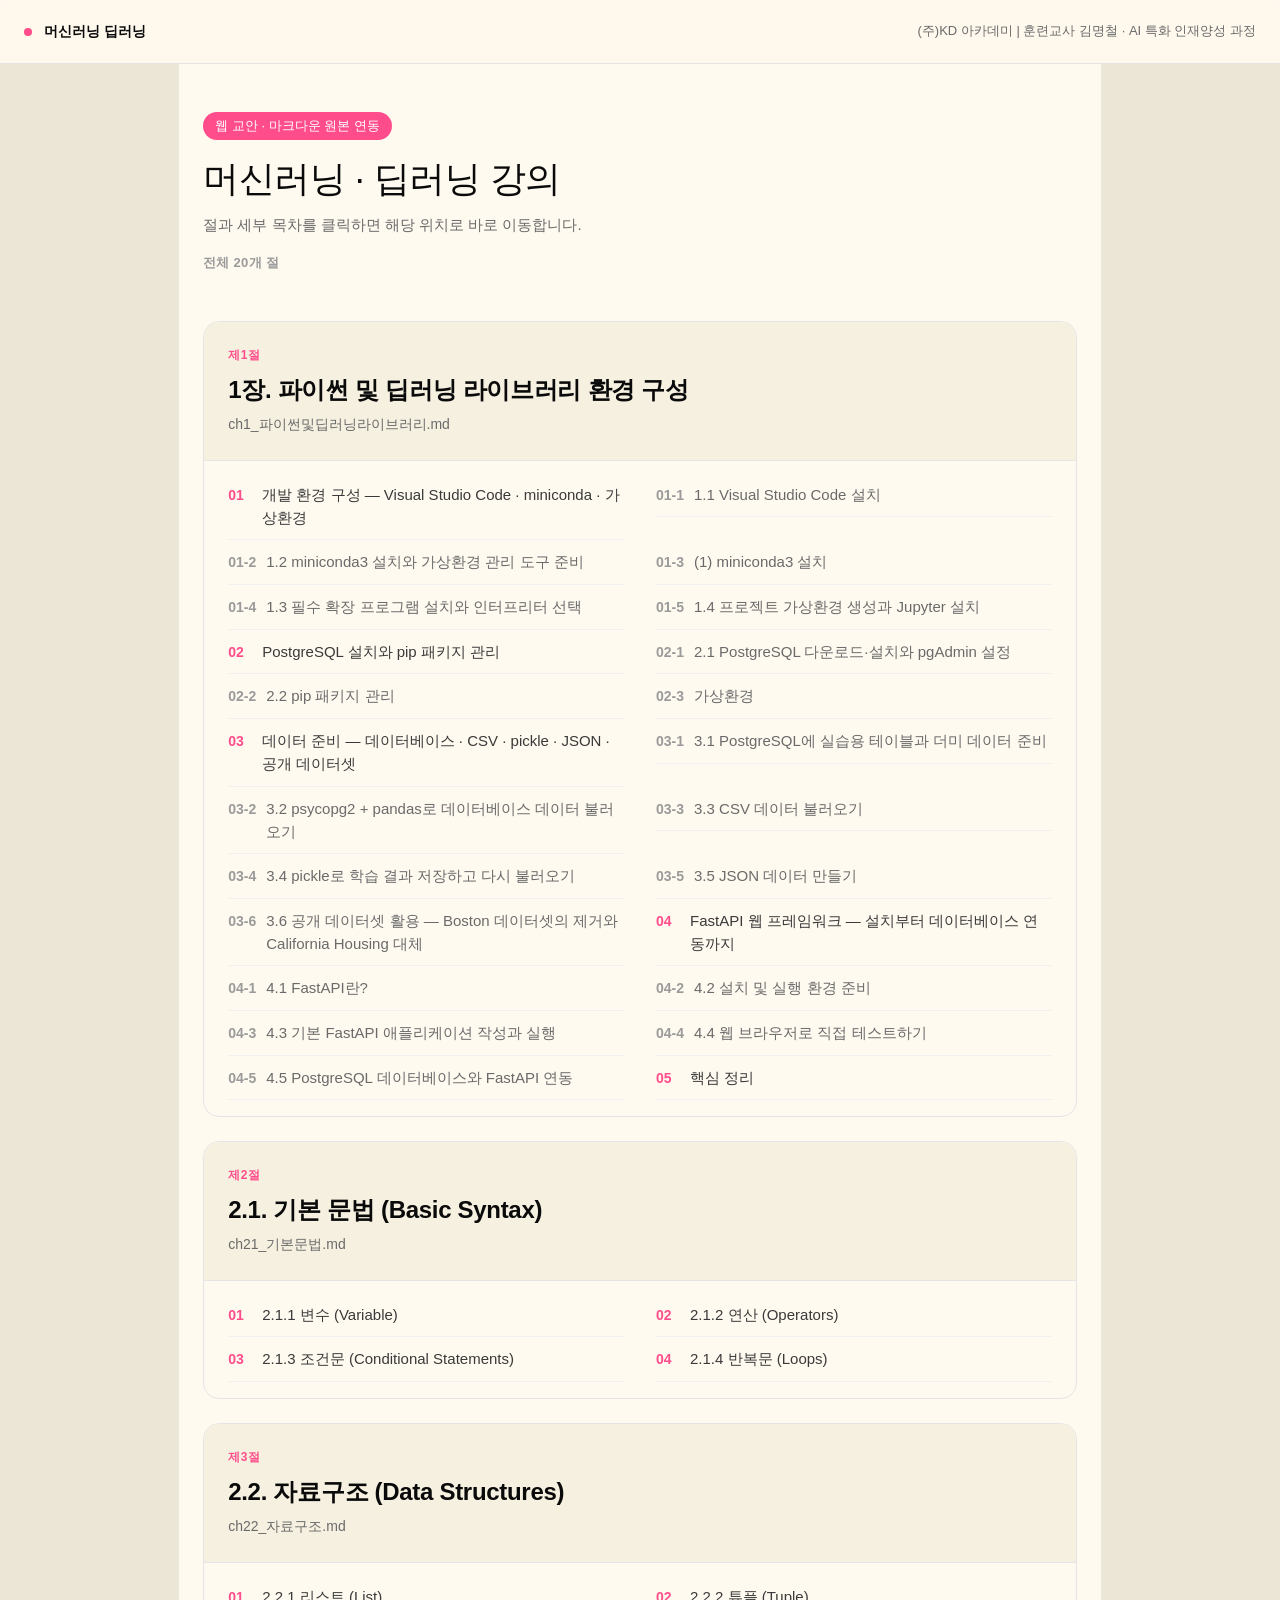
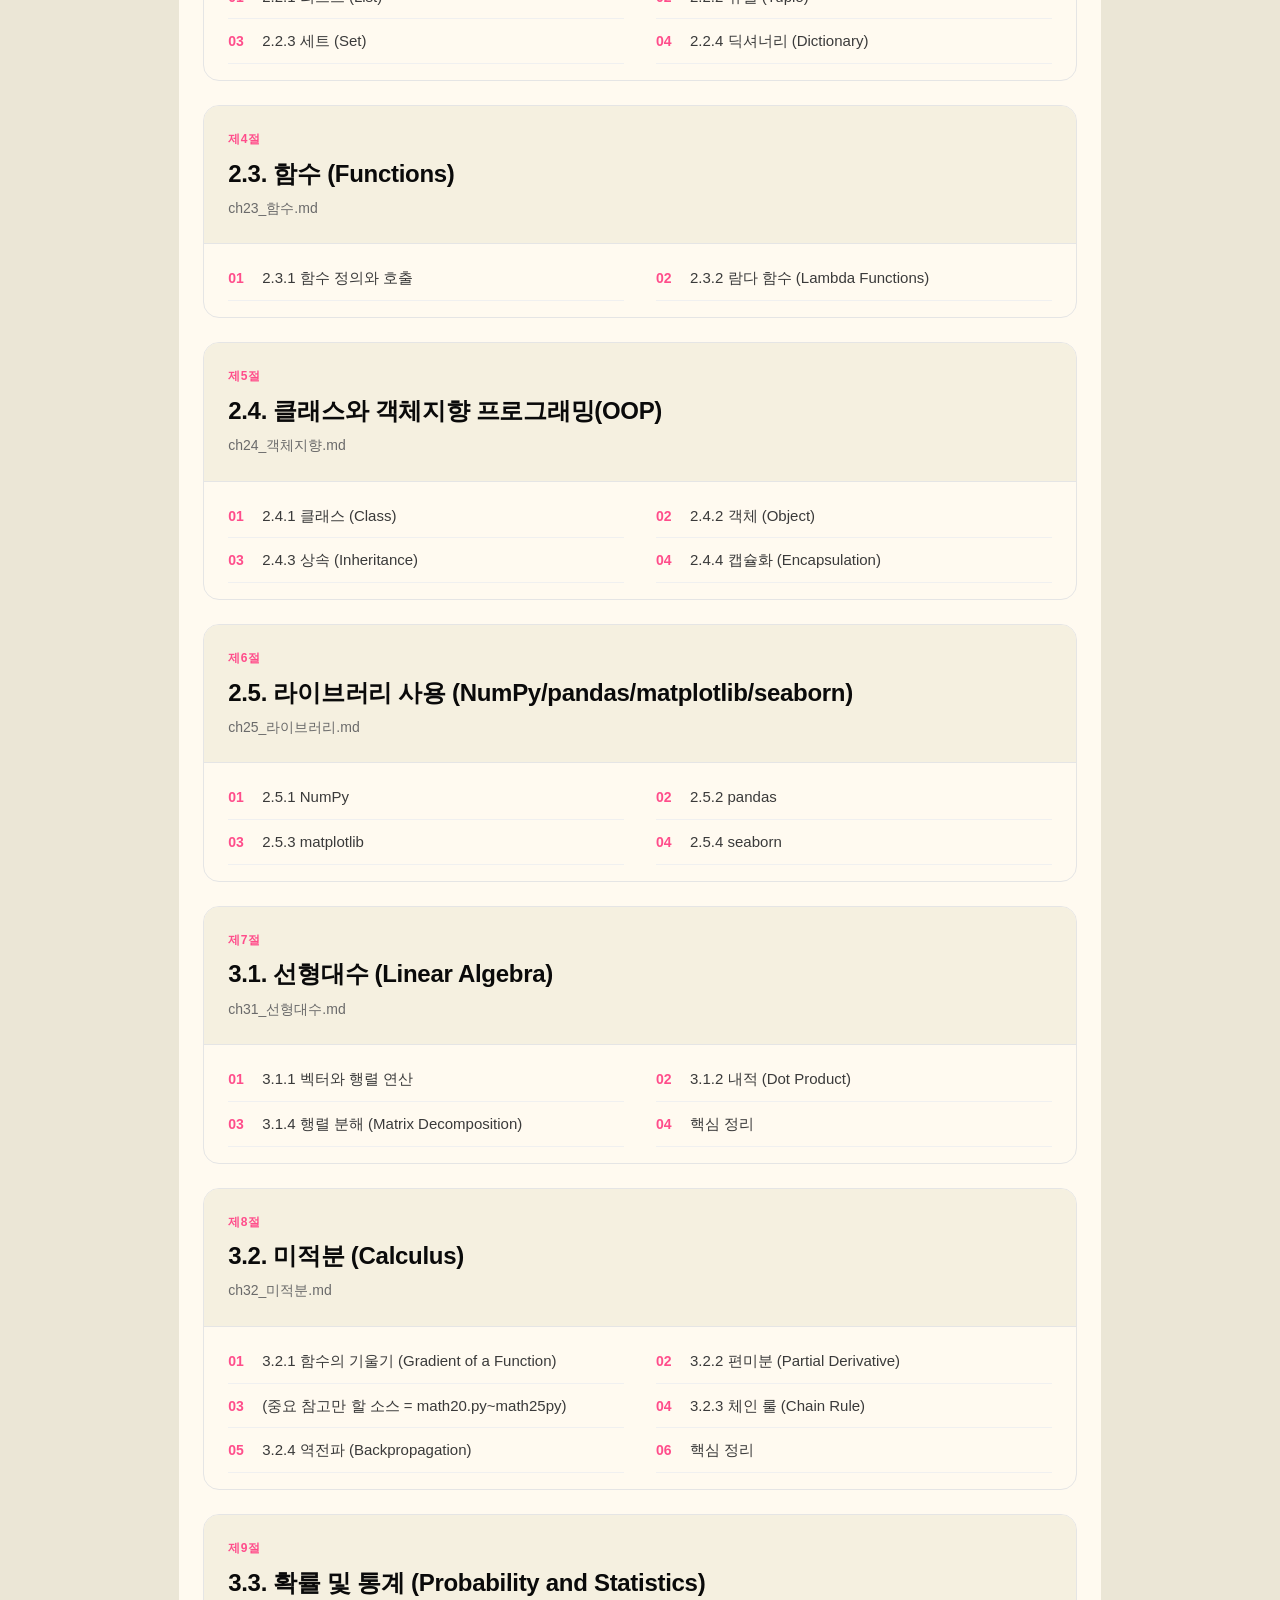
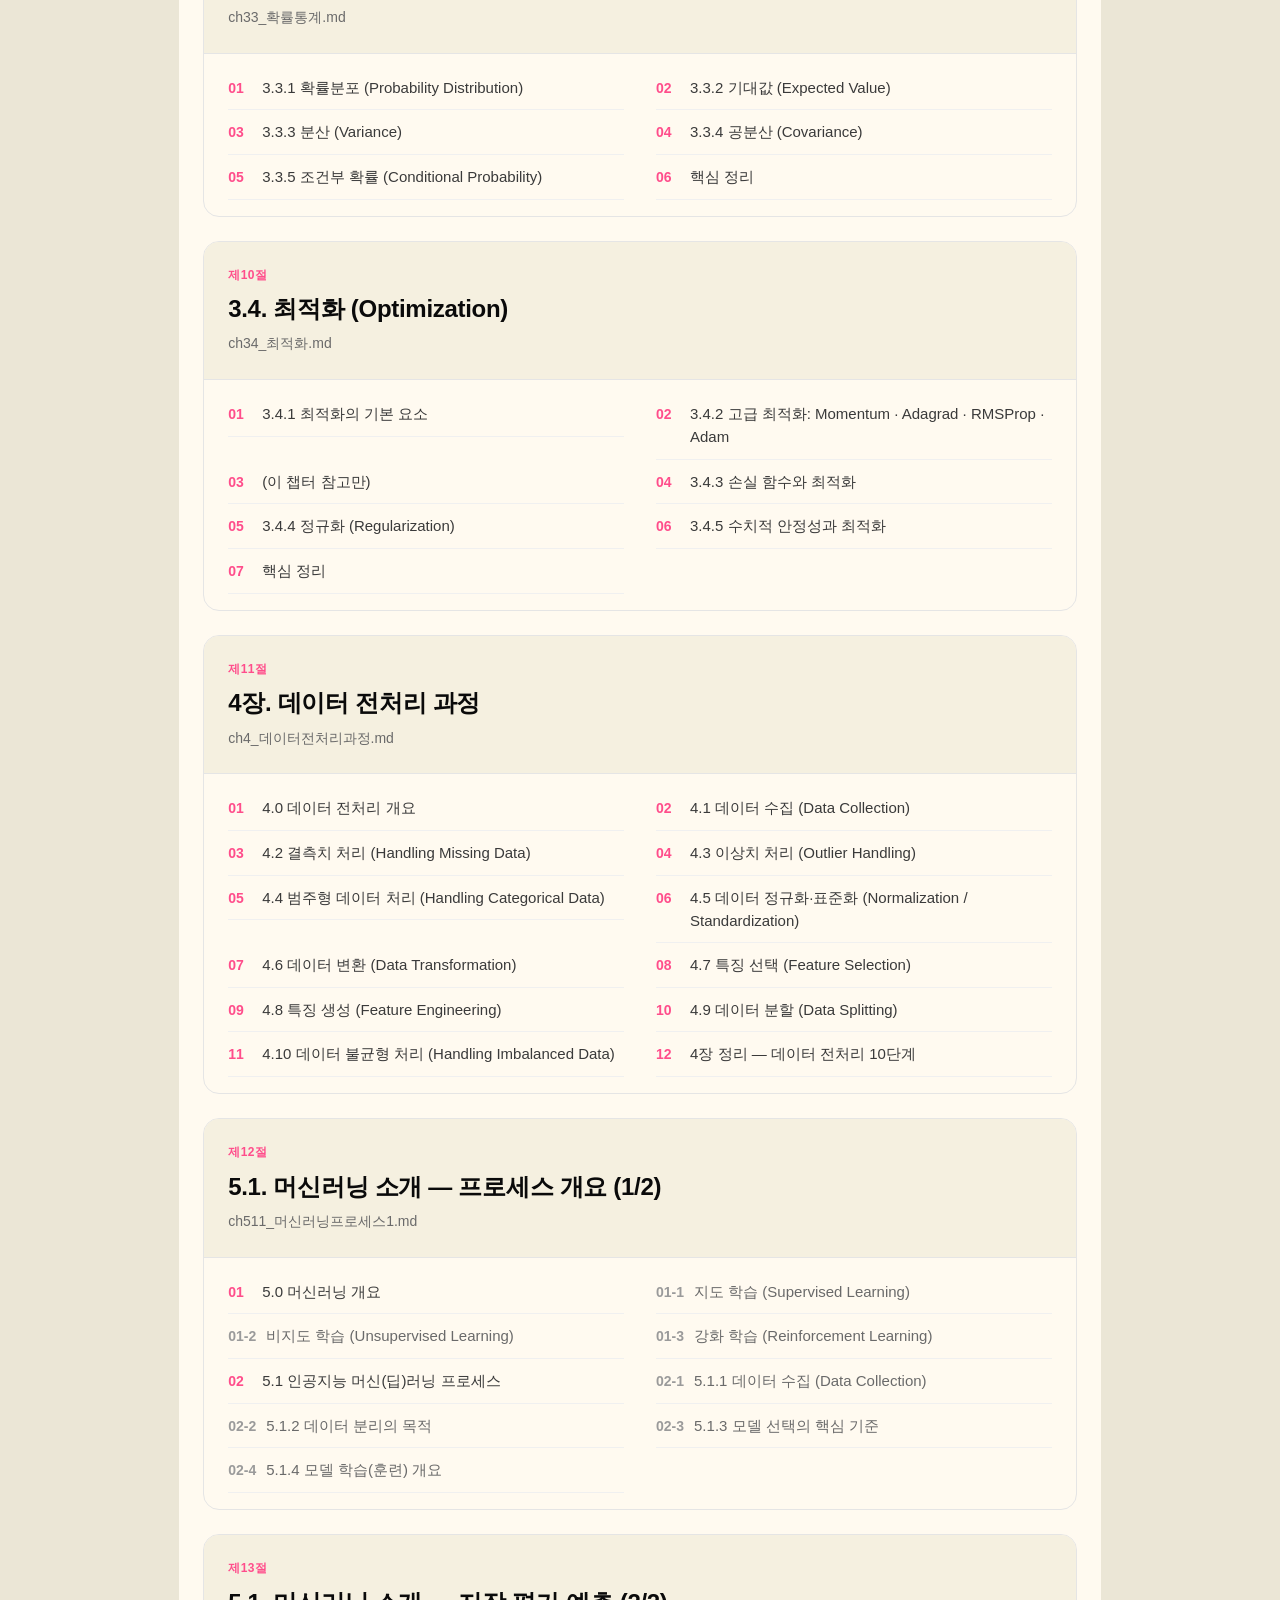
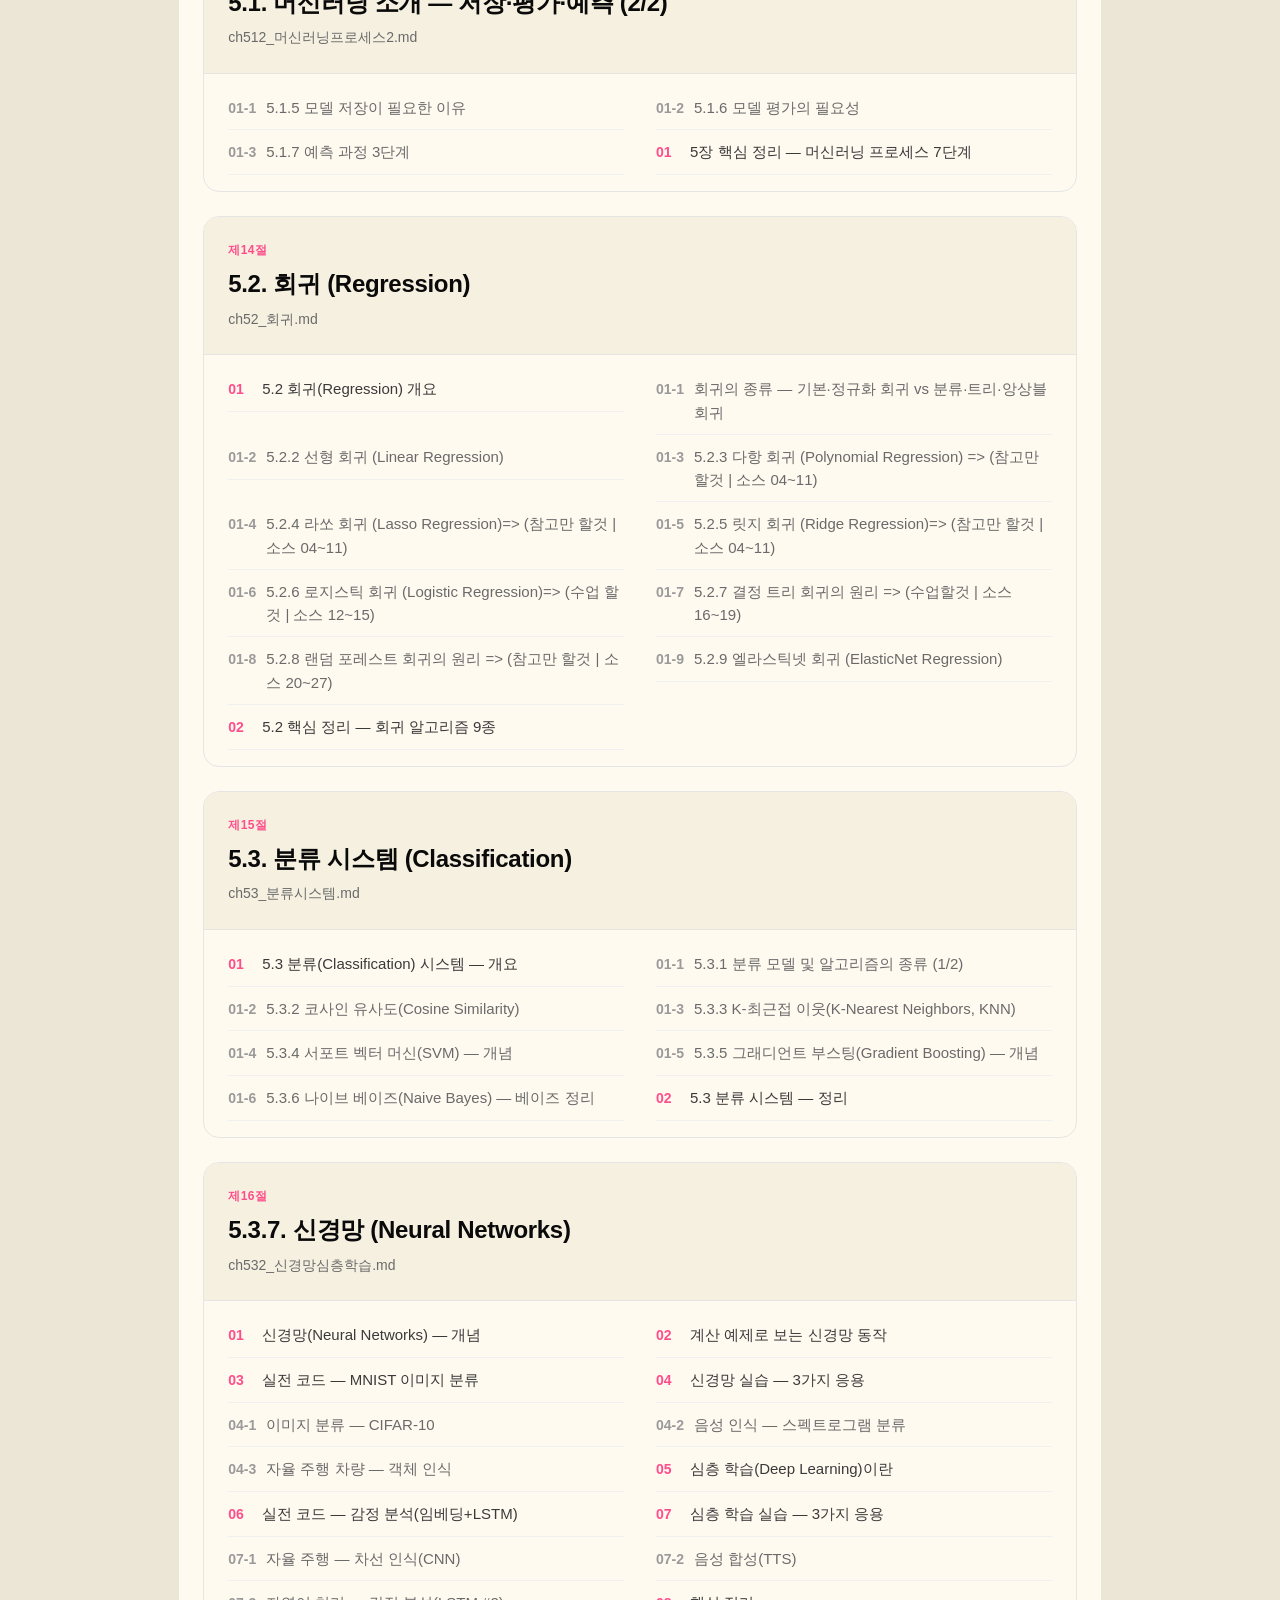
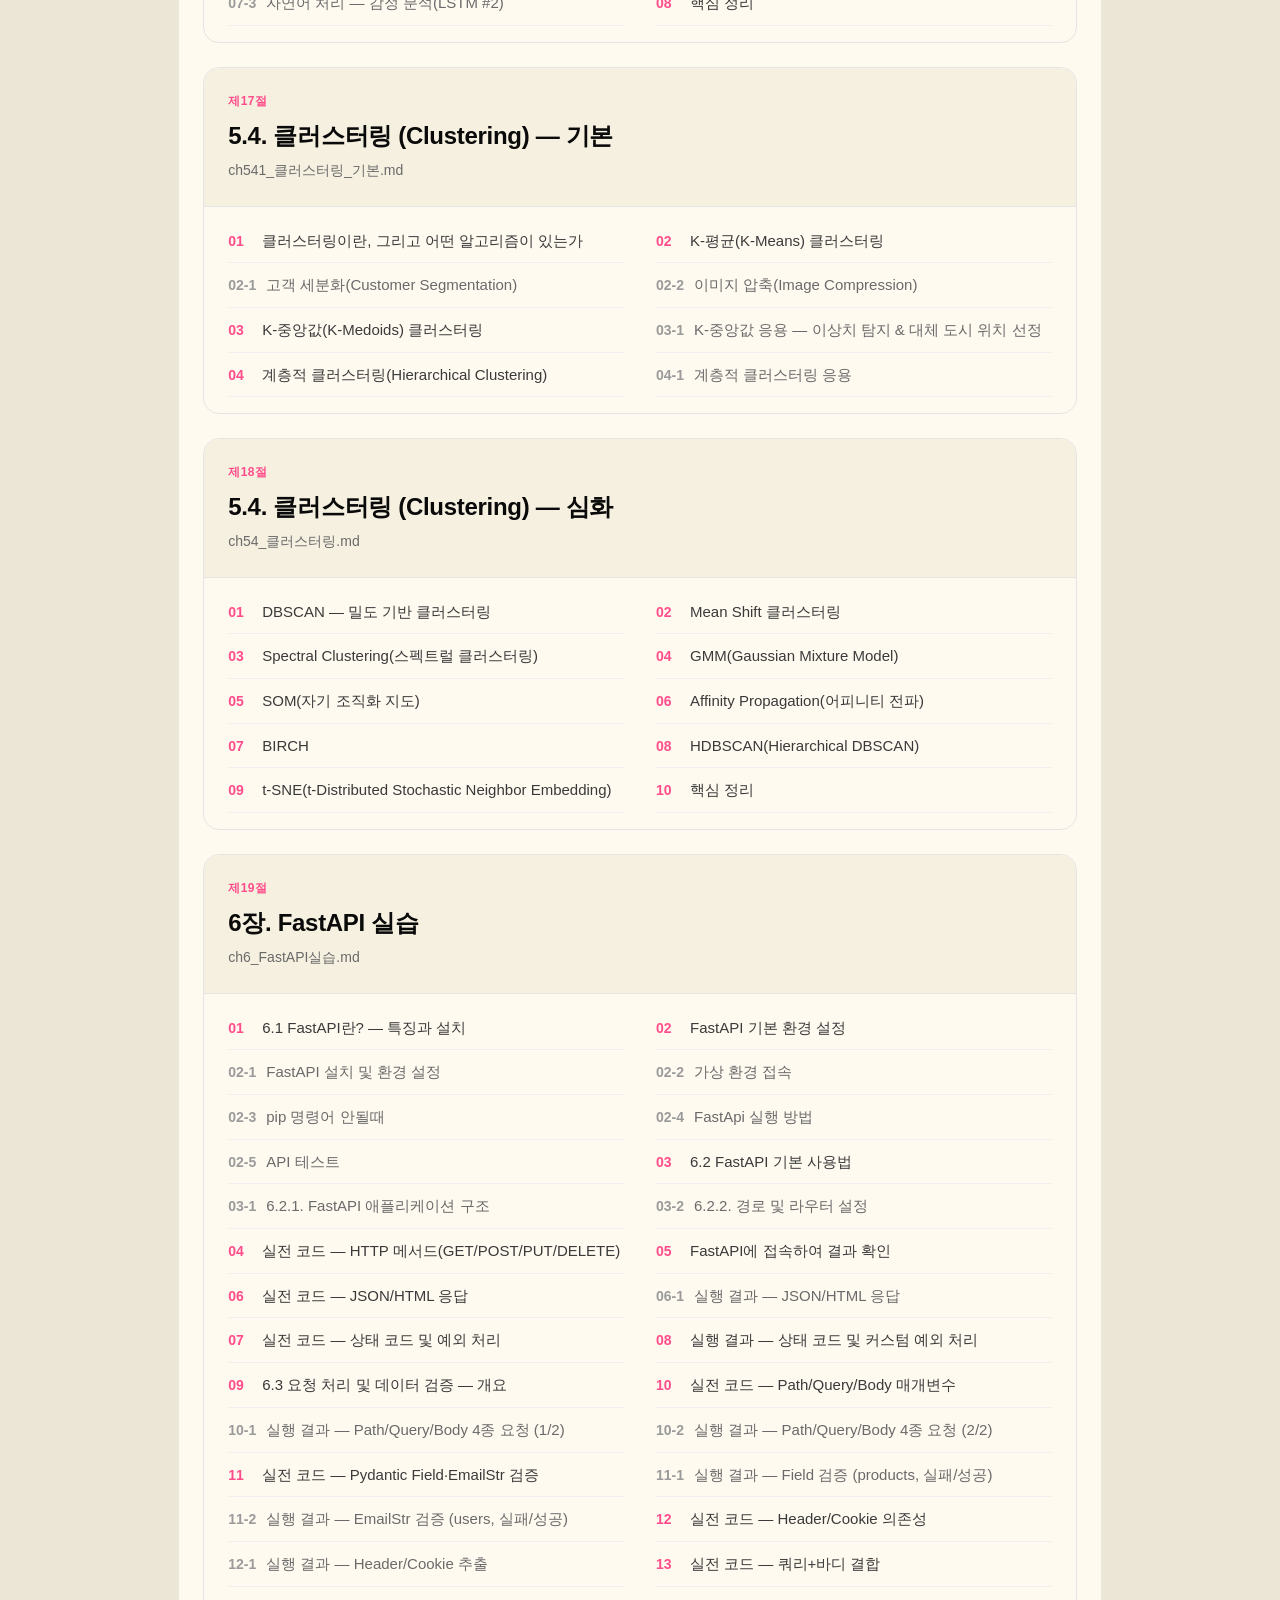
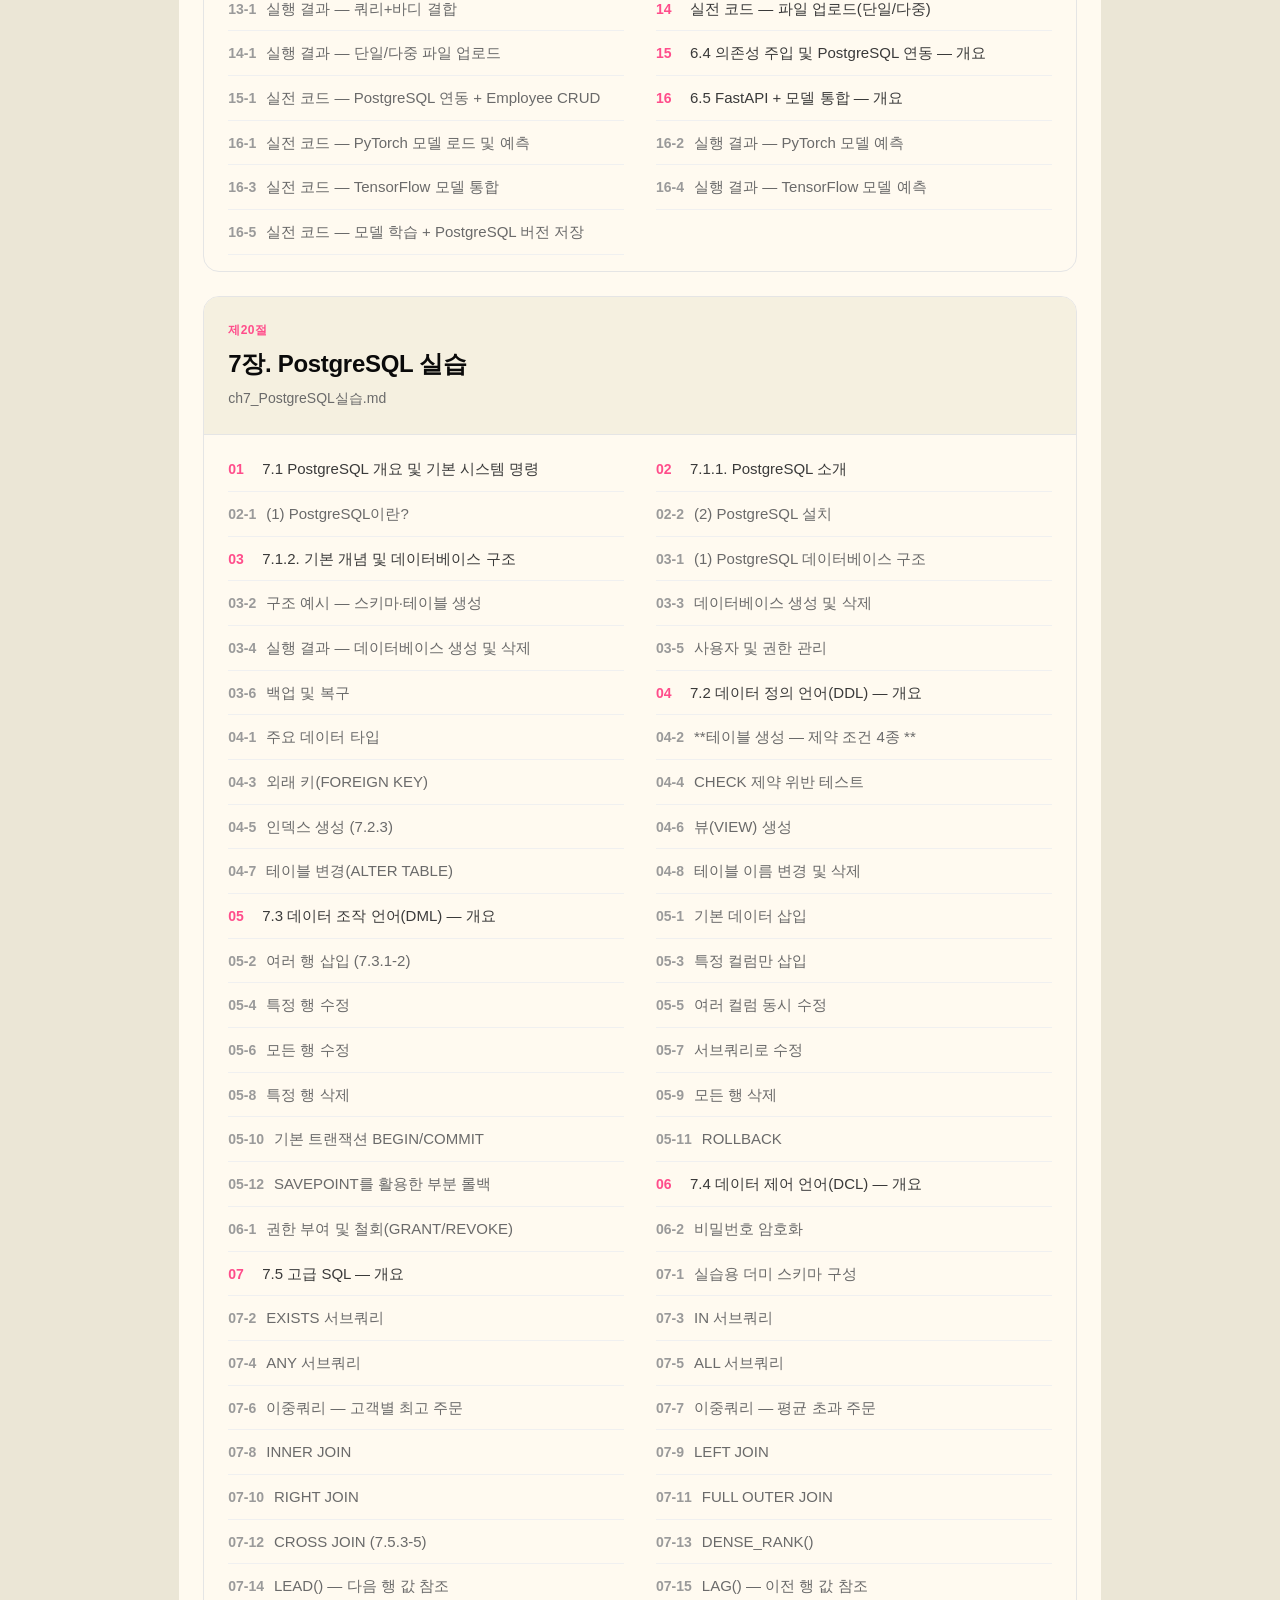
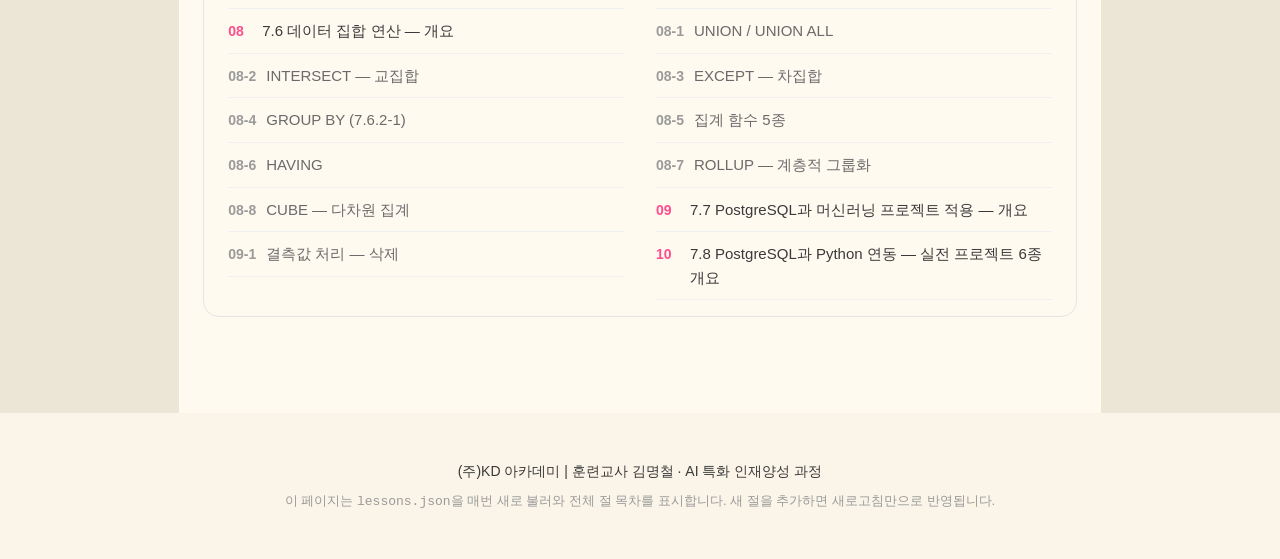
<file: index.html>
<!DOCTYPE html>
<html lang="ko">
<head>
<meta charset="UTF-8">
<meta name="viewport" content="width=device-width, initial-scale=1.0">
<title>머신러닝 딥러닝 · 웹 교안</title>
<meta name="description" content="머신러닝 · 딥러닝 강의 전체 절 목차">
<link rel="stylesheet" href="css/style.css">
</head>
<body>

<nav class="top-nav">
  <a class="top-nav__brand" href="index.html">
    <span class="top-nav__dot"></span>
    <span id="brandLabel">머신러닝 딥러닝</span>
  </a>
  <div class="top-nav__actions">
    <span class="top-nav__org">(주)KD 아카데미 | 훈련교사 김명철 · AI 특화 인재양성 과정</span>
  </div>
</nav>

<div class="layout">
  <header class="home-hero">
    <span class="badge-pill badge-pink">웹 교안 · 마크다운 원본 연동</span>
    <h1 class="home-hero__title">머신러닝 · 딥러닝 강의</h1>
    <p class="home-hero__desc">절과 세부 목차를 클릭하면 해당 위치로 바로 이동합니다.</p>
    <div class="home-hero__count" id="lessonCount"></div>
  </header>

  <main class="home-grid" id="lessonGrid">
    <div class="state-screen" id="loadingScreen">
      <div class="spinner"></div>
      <h2>목차를 불러오는 중입니다</h2>
      <p>lessons.json을 읽어오고 있습니다.</p>
    </div>
  </main>
</div>

<footer class="site-footer">
  <div>(주)KD 아카데미 | 훈련교사 김명철 · AI 특화 인재양성 과정</div>
  <div class="note">이 페이지는 <code>lessons.json</code>을 매번 새로 불러와 전체 절 목차를 표시합니다. 새 절을 추가하면 새로고침만으로 반영됩니다.</div>
</footer>

<script src="js/vendor-marked.min.js"></script>
<script src="js/vendor-dompurify.min.js"></script>
<script src="js/home.js"></script>
</body>
</html>
</file>
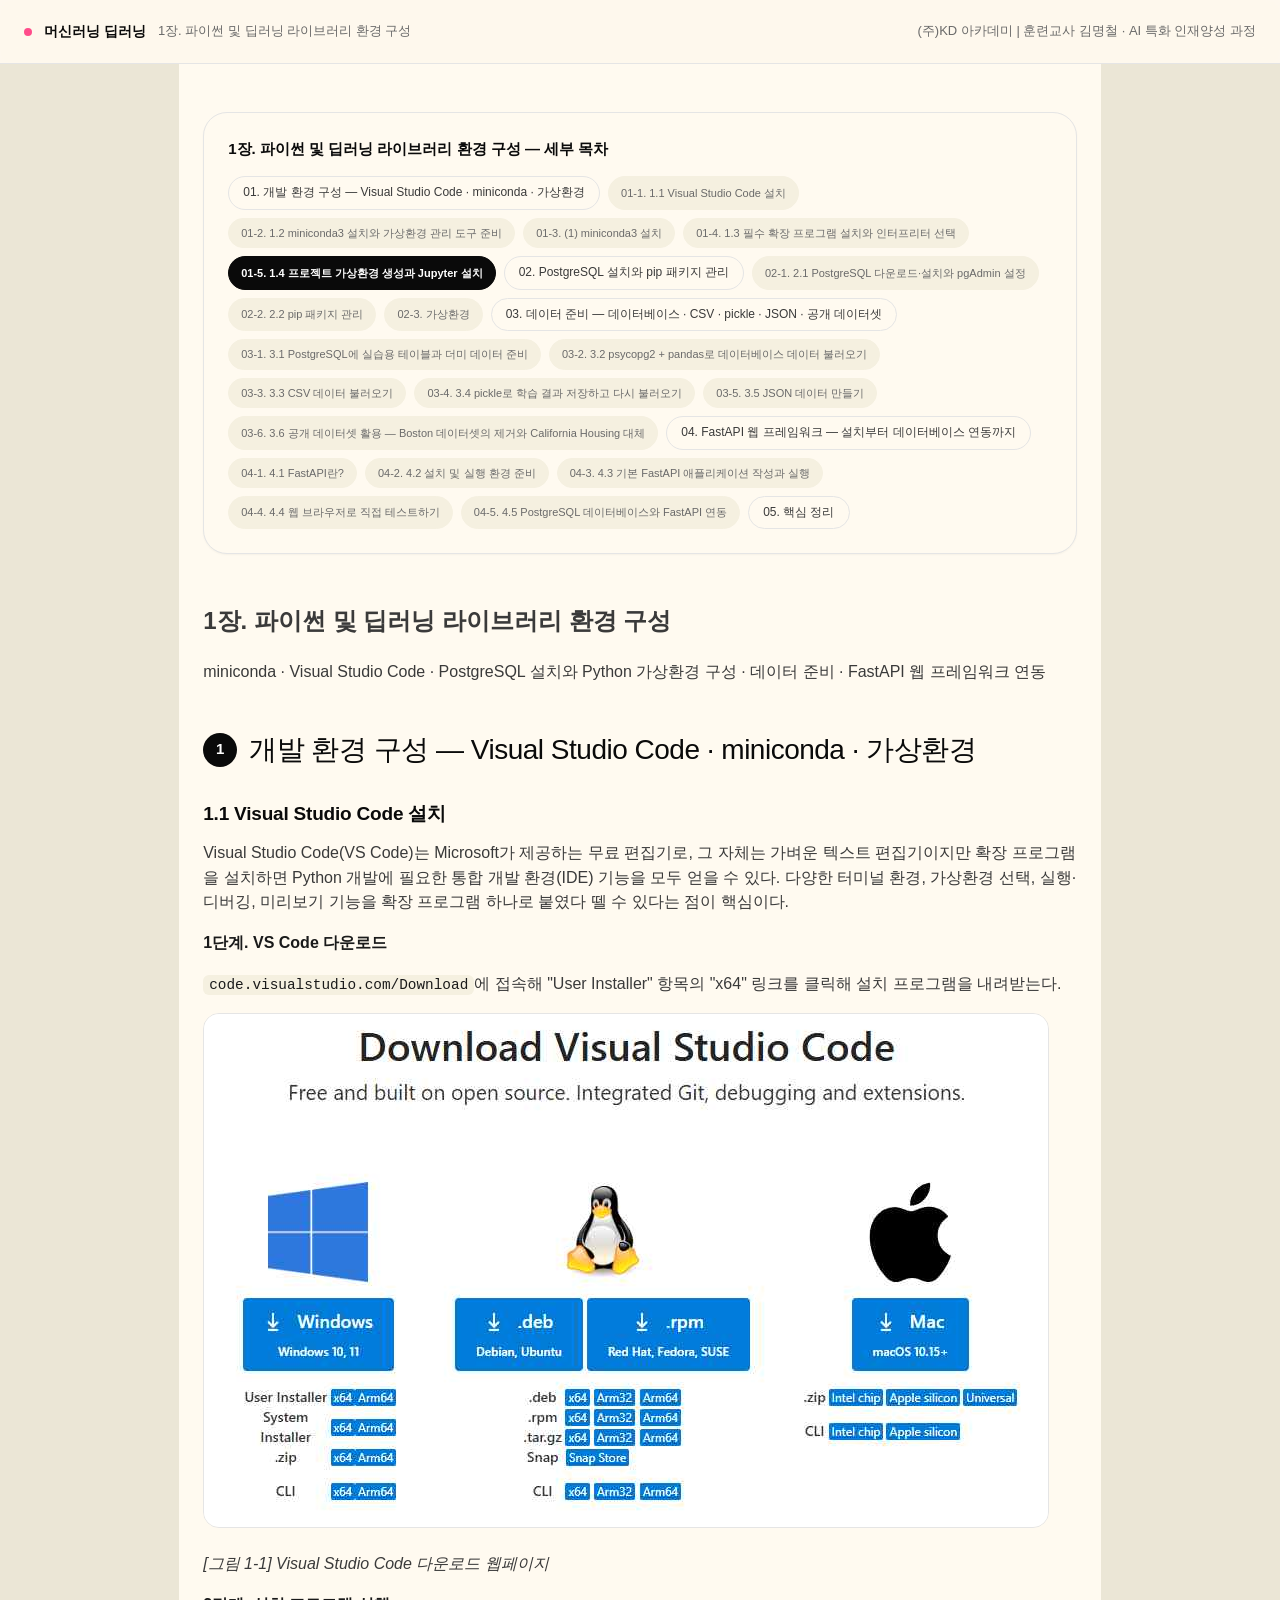
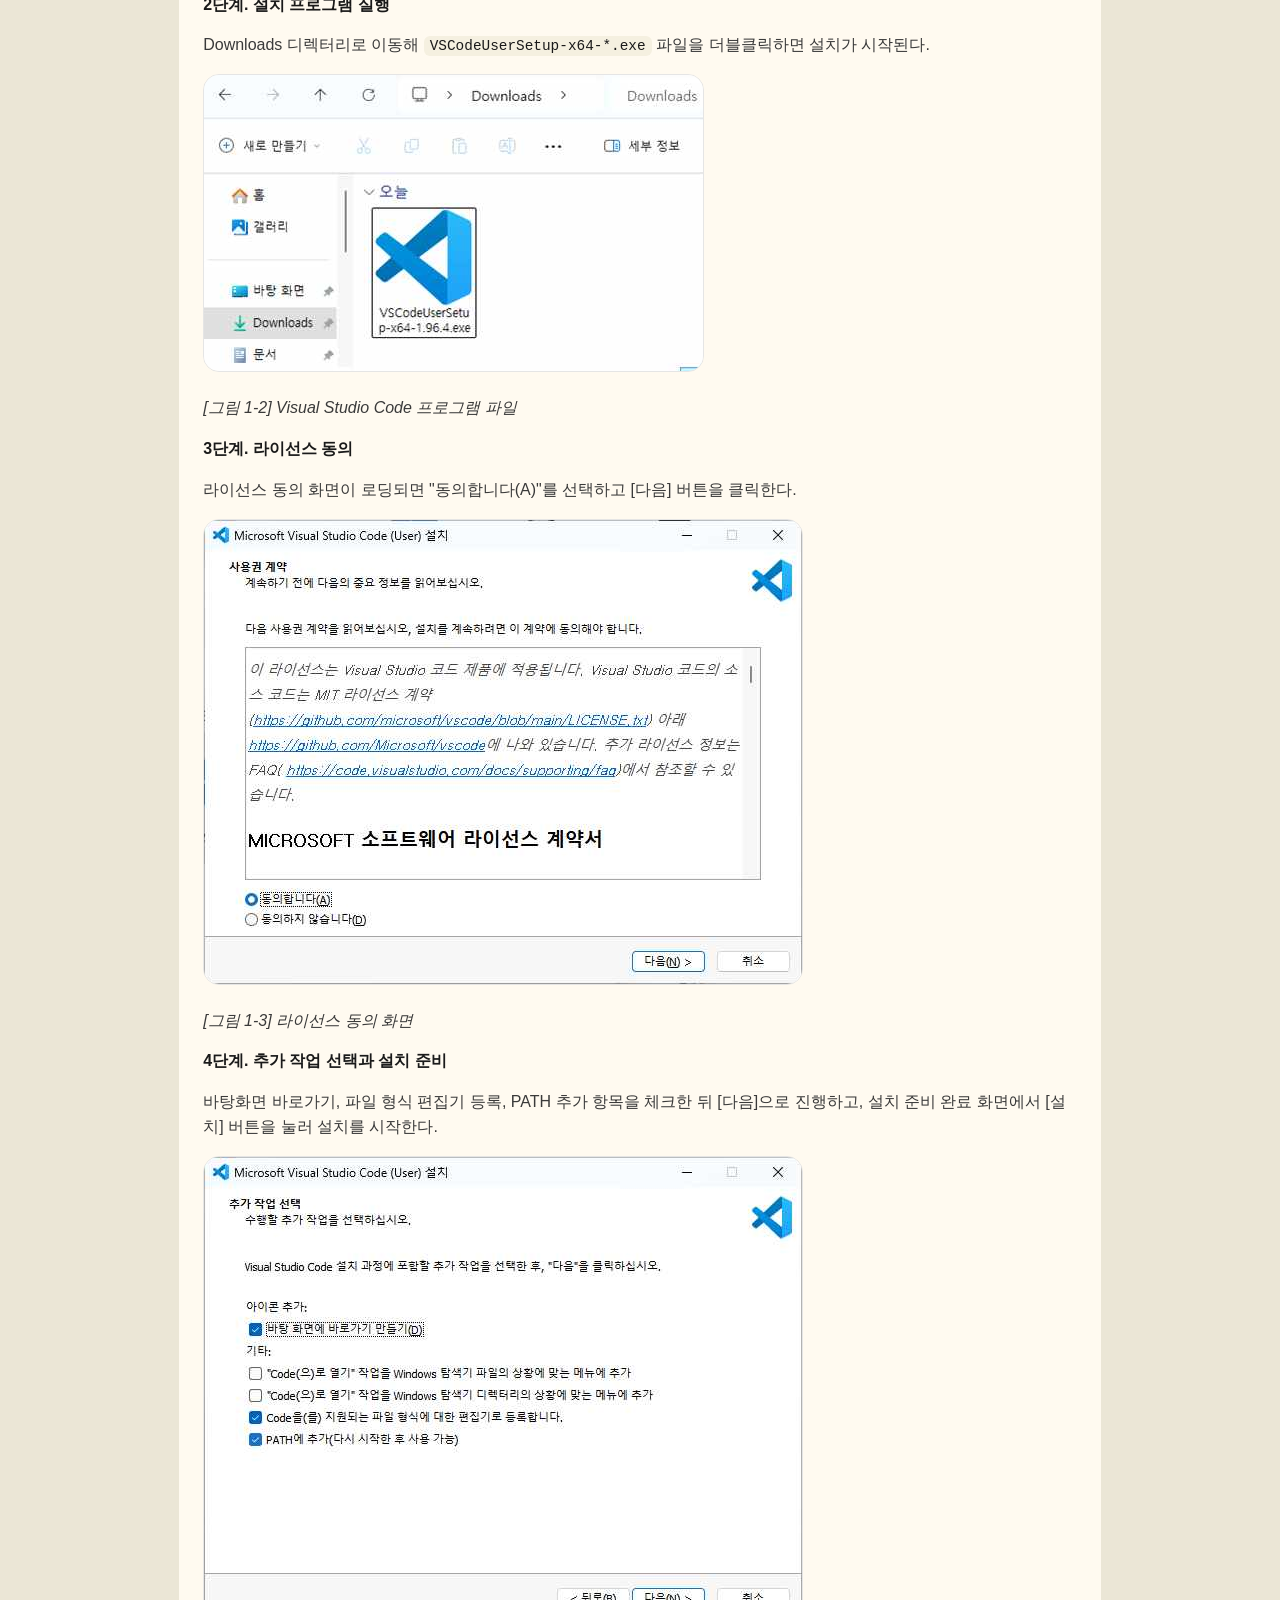
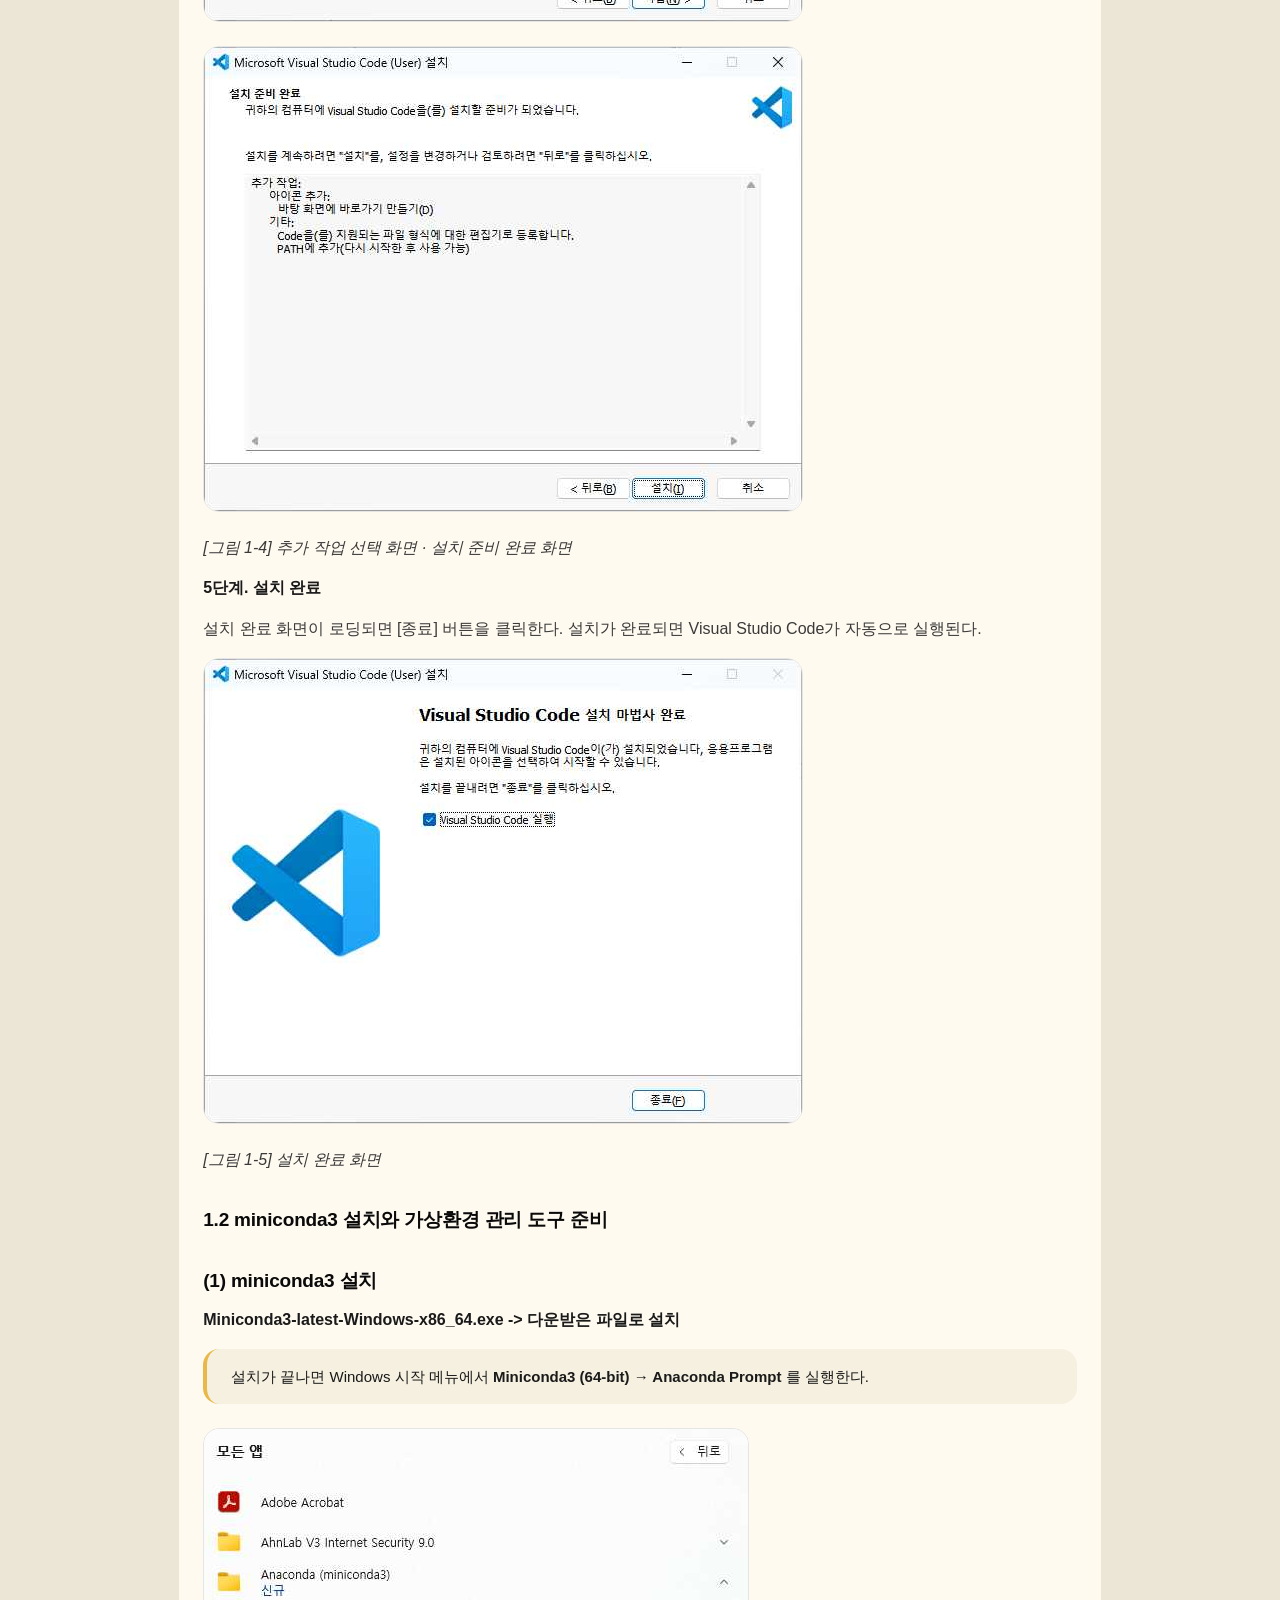
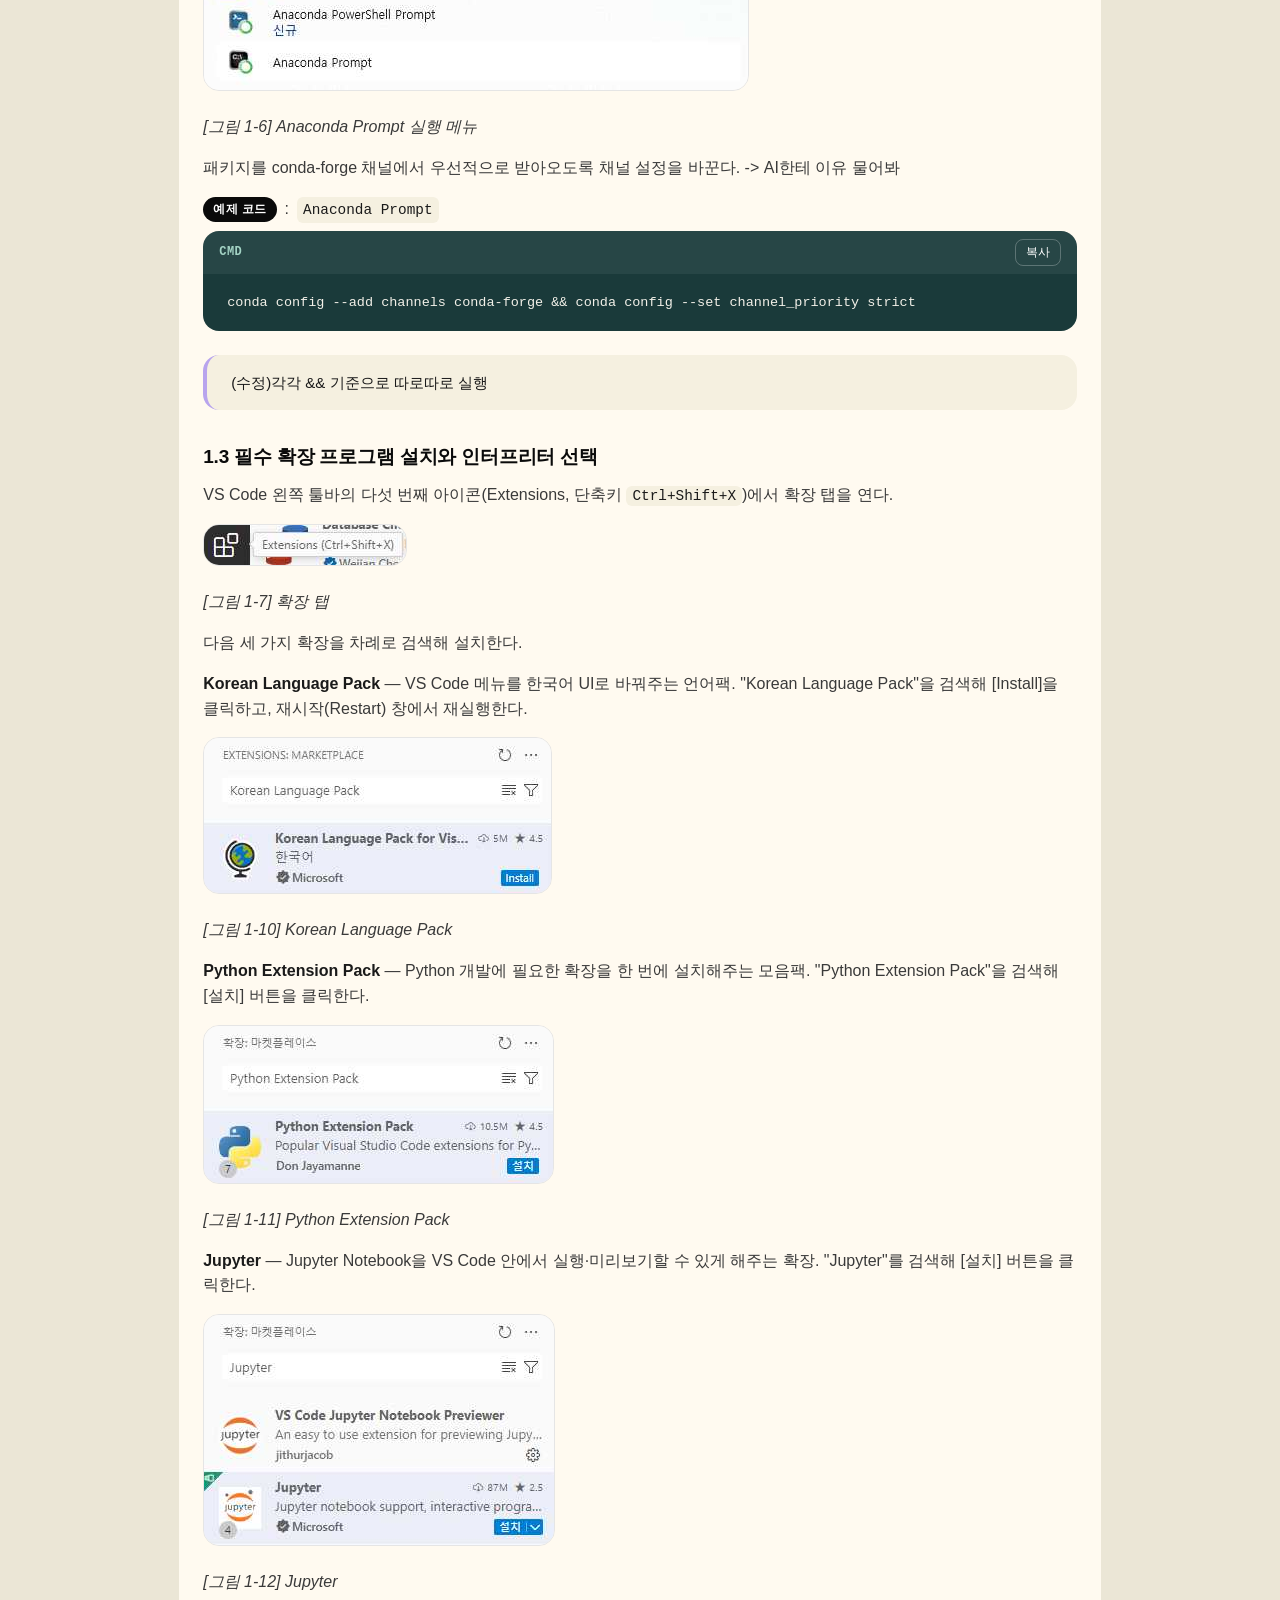
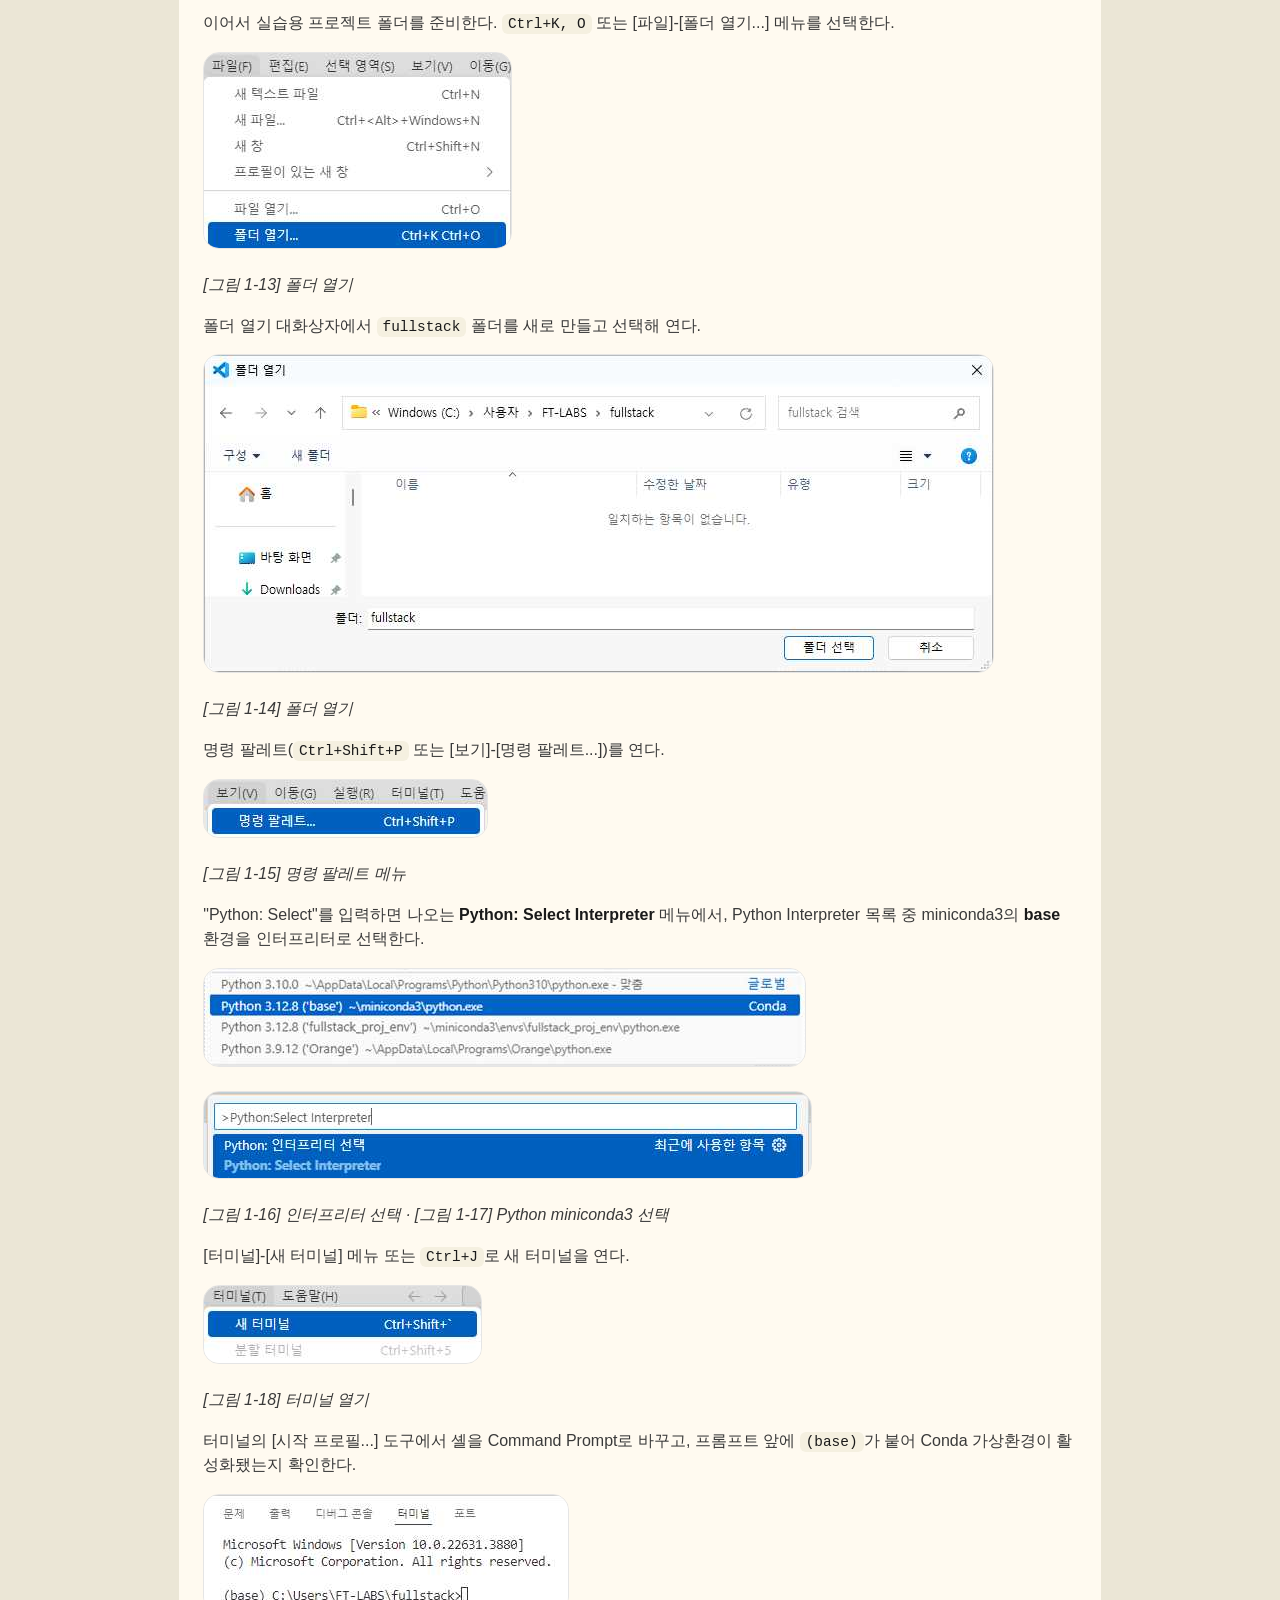
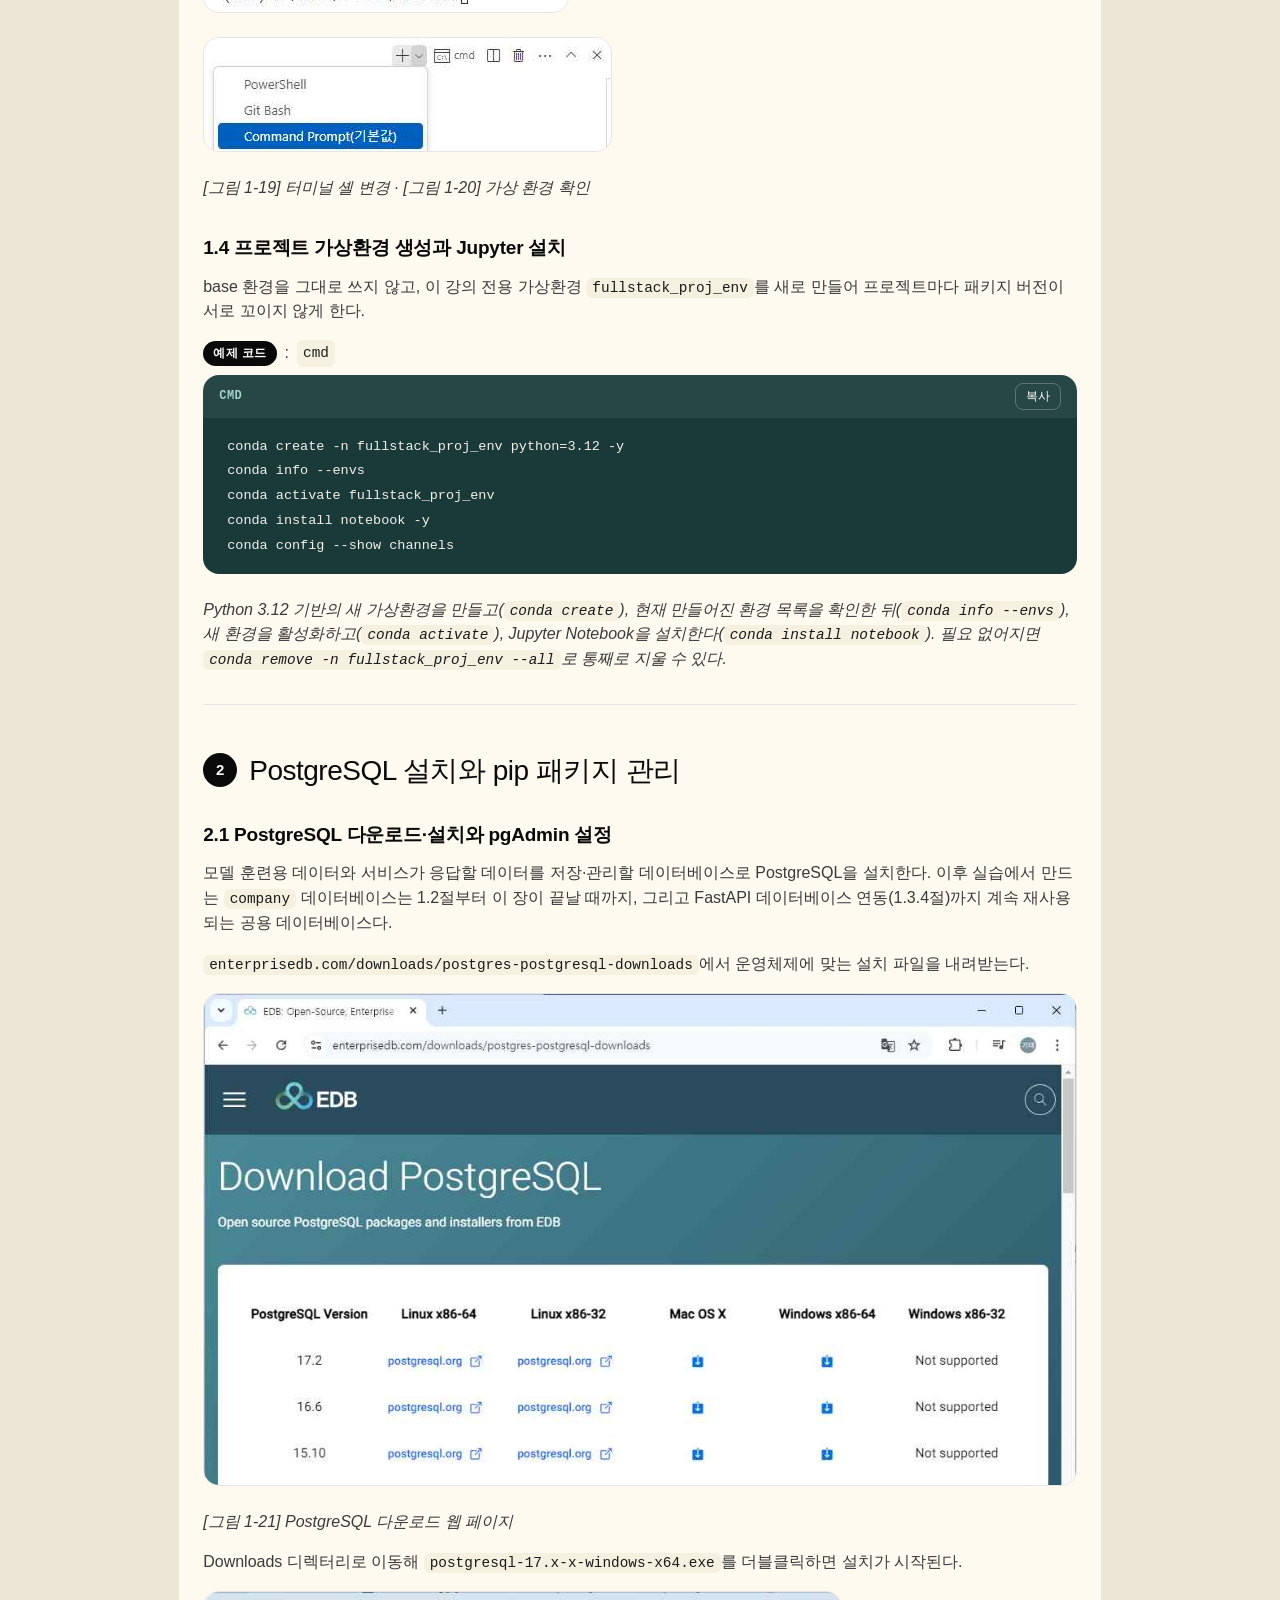
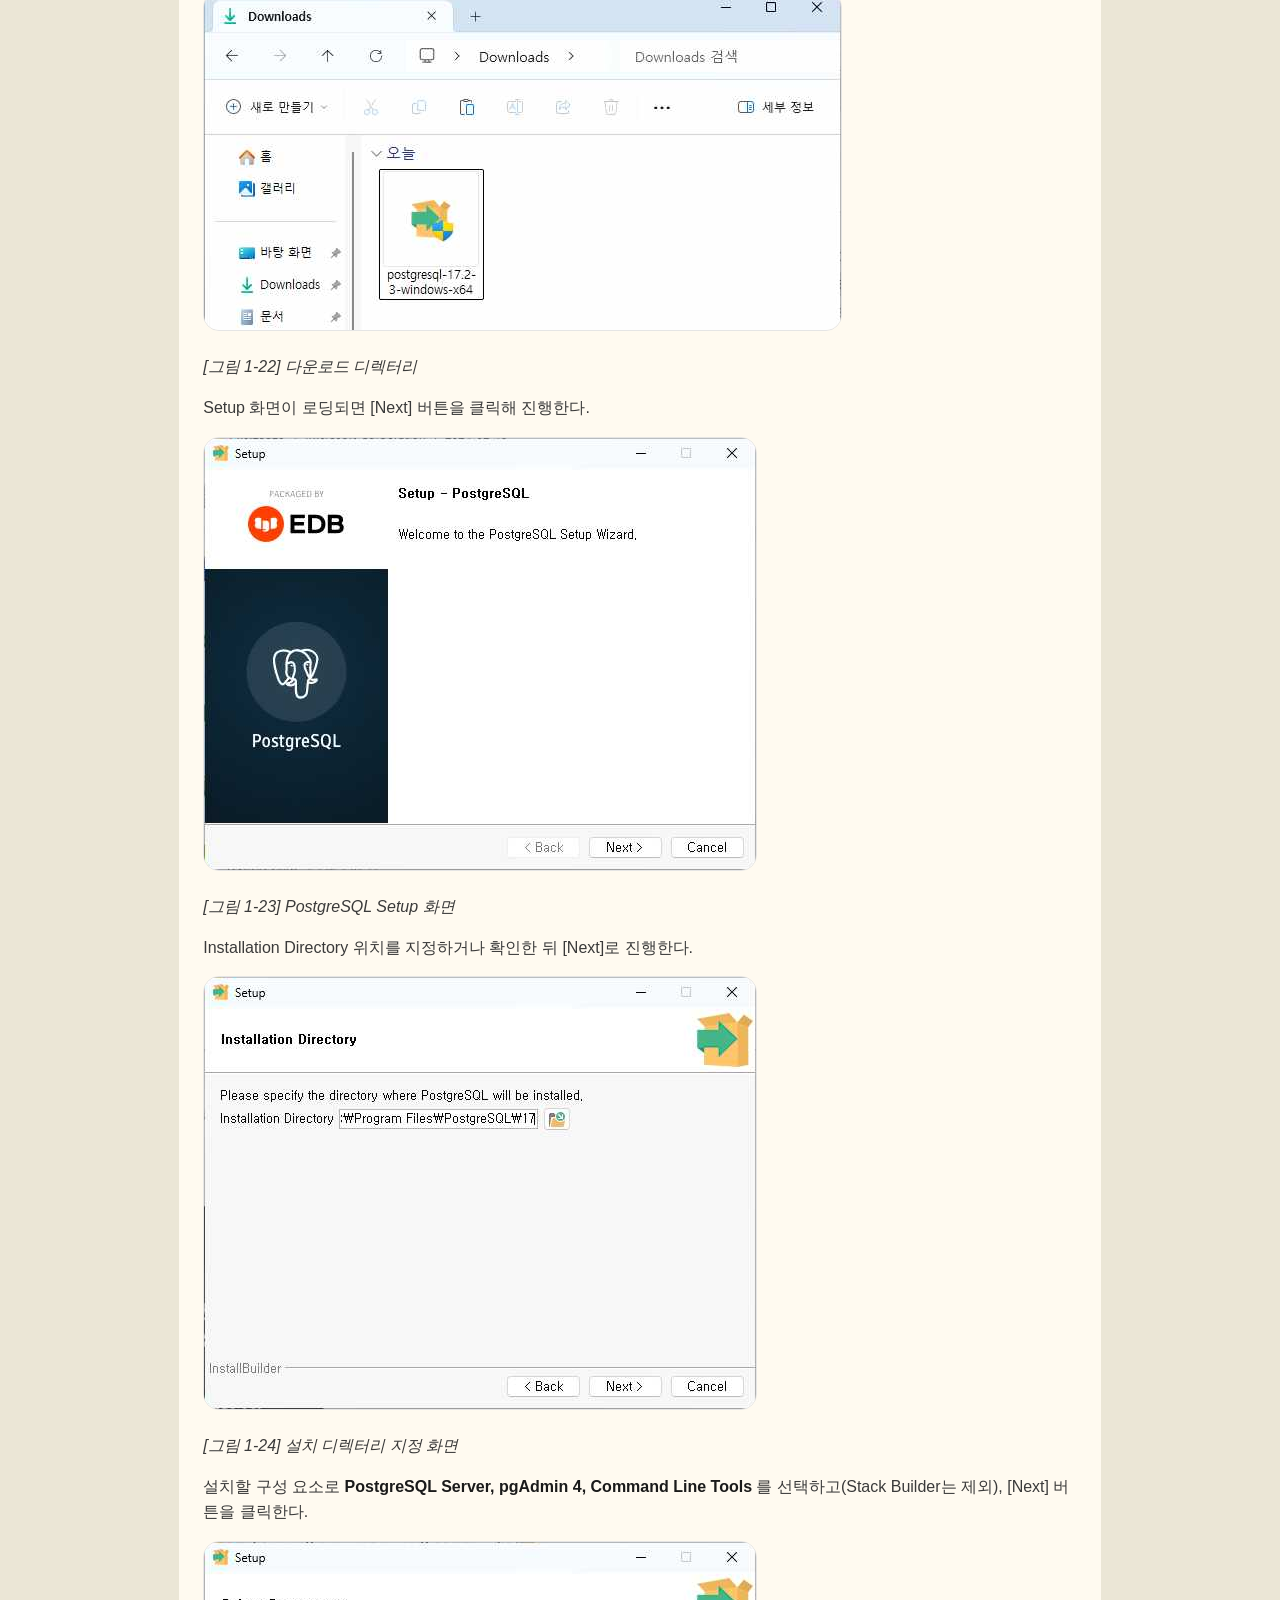
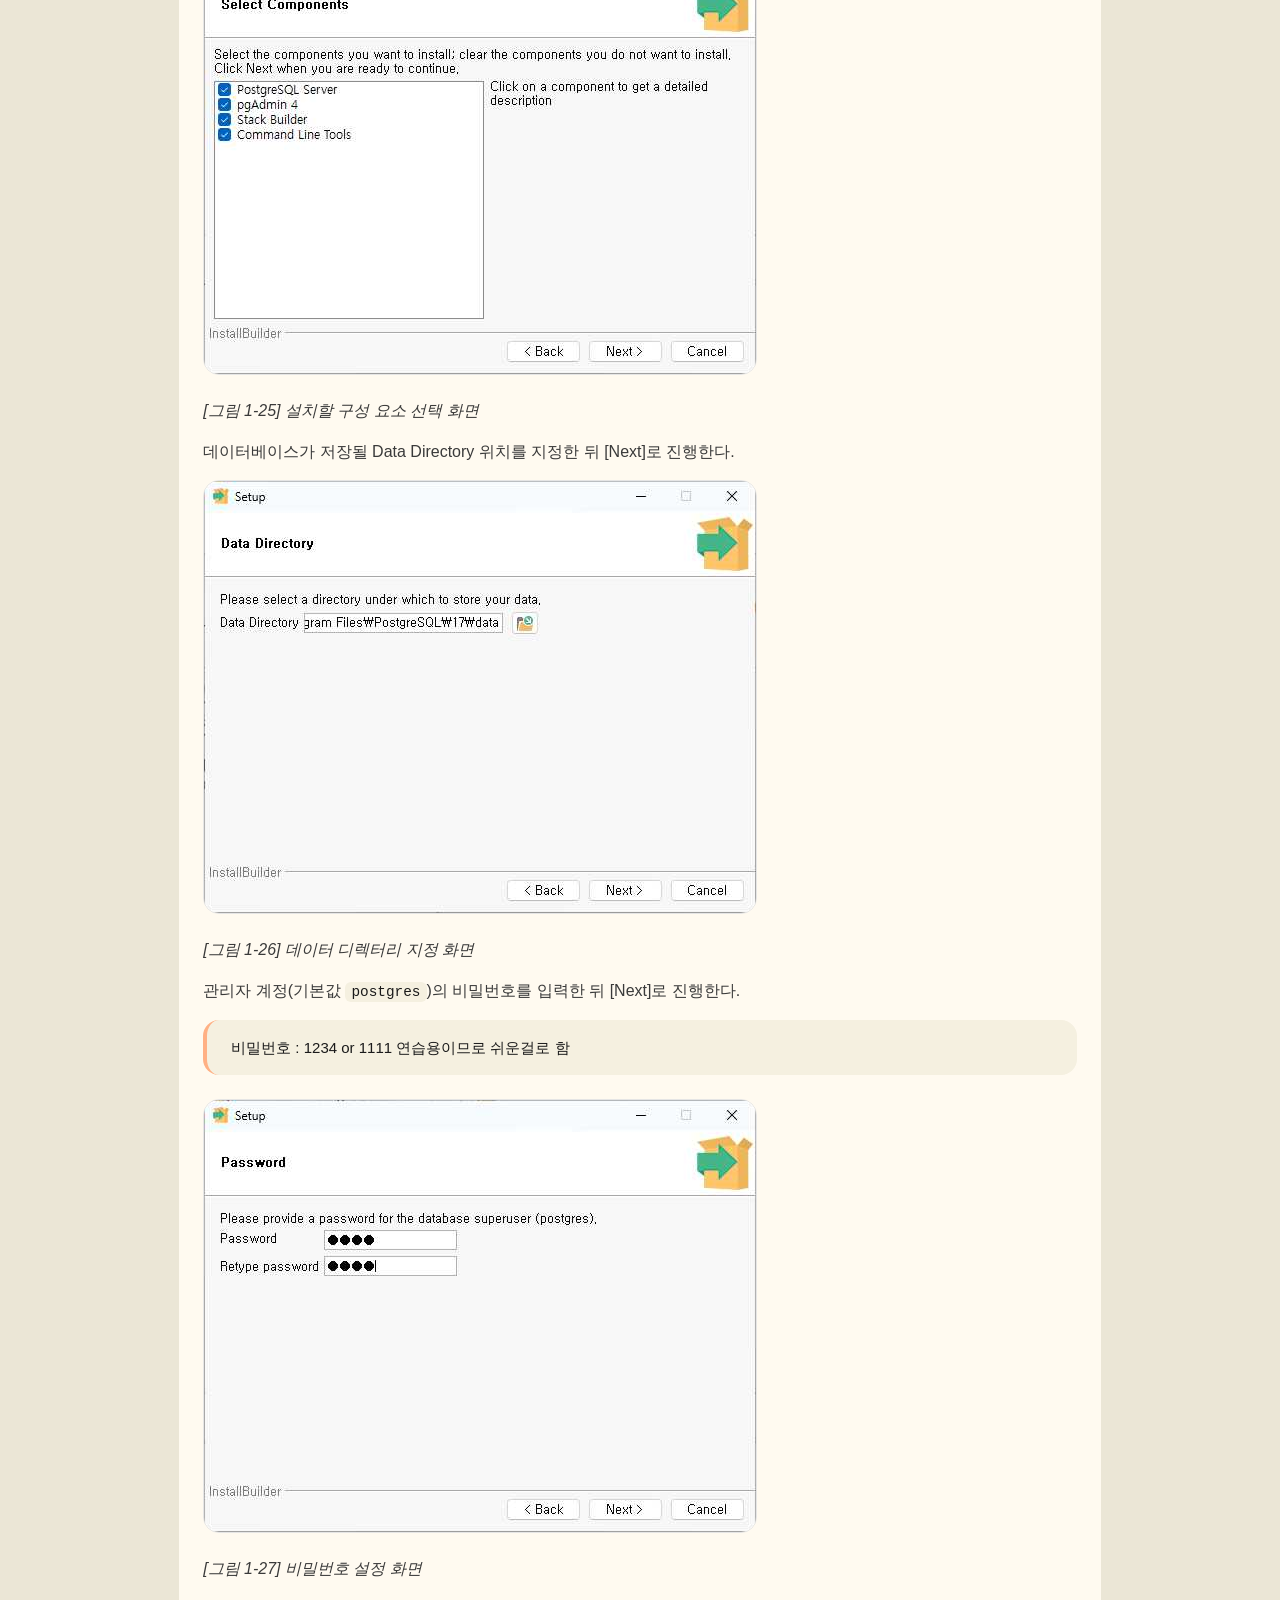
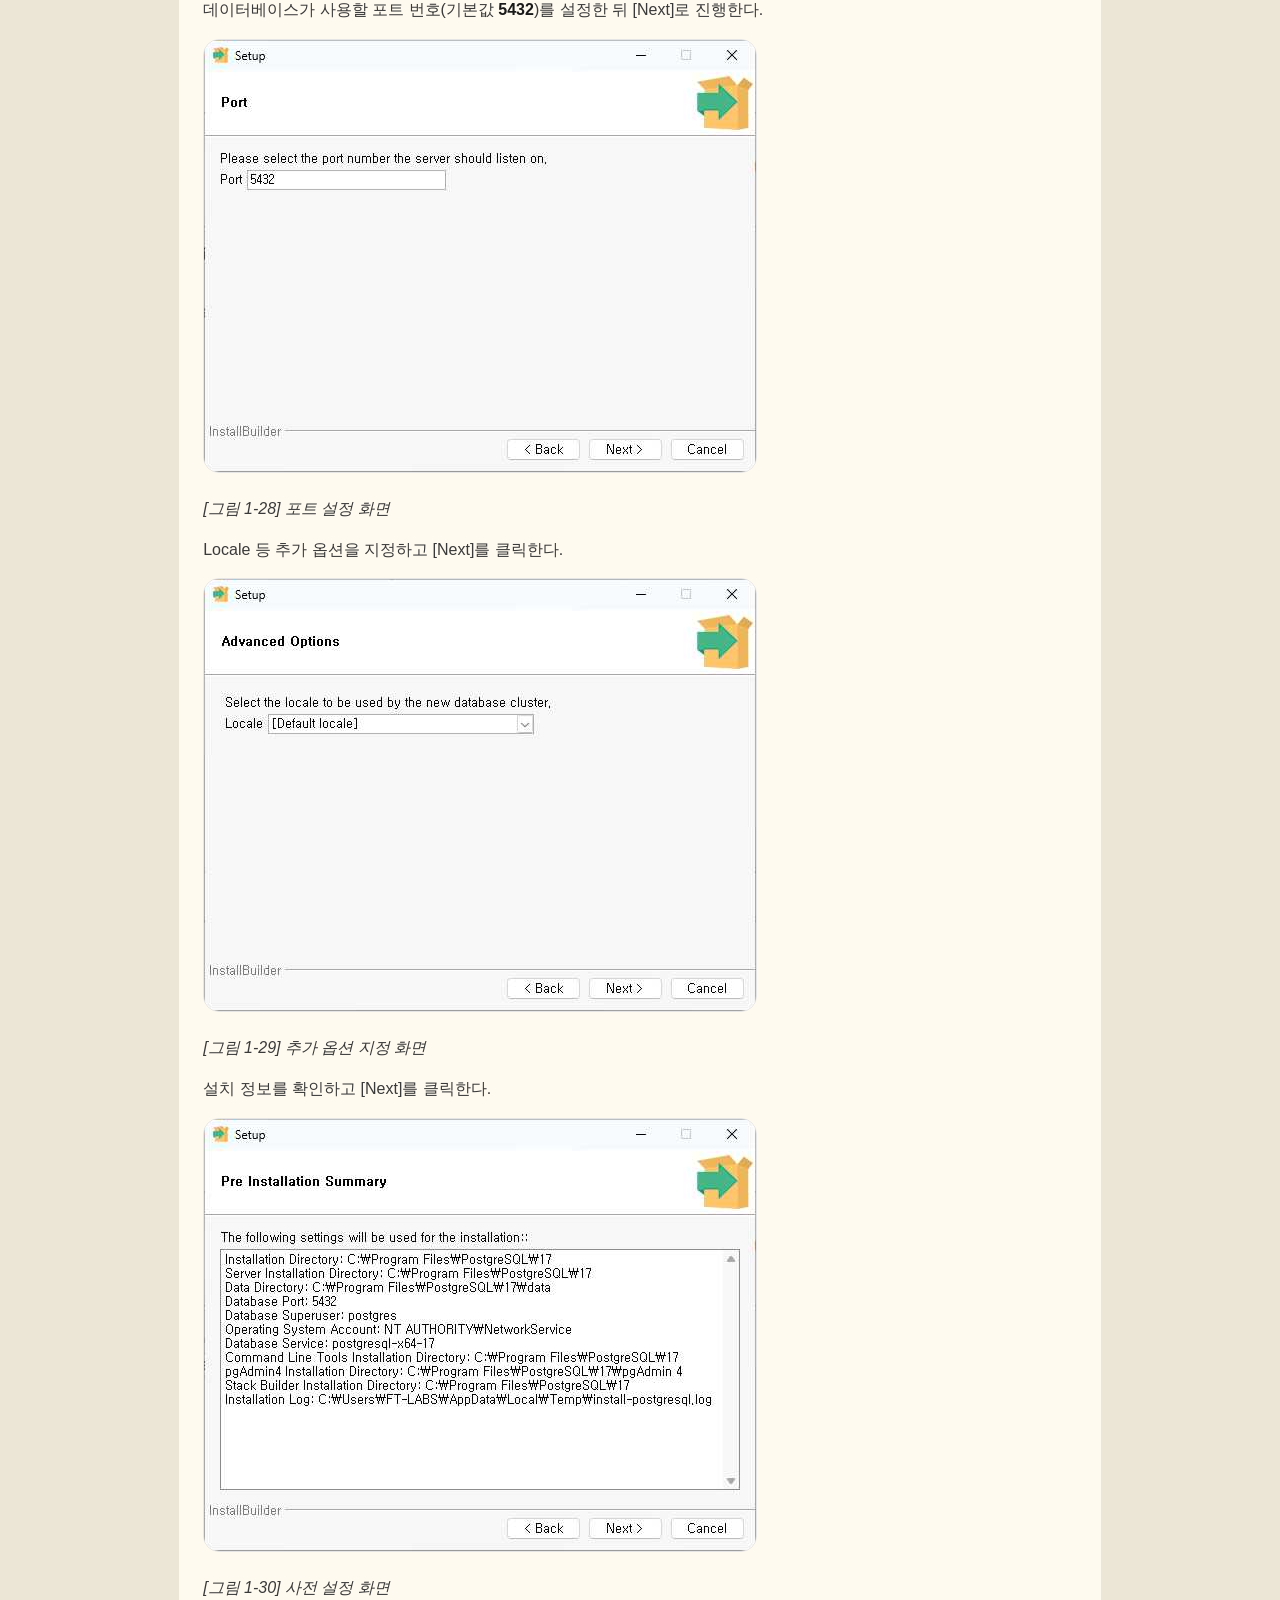
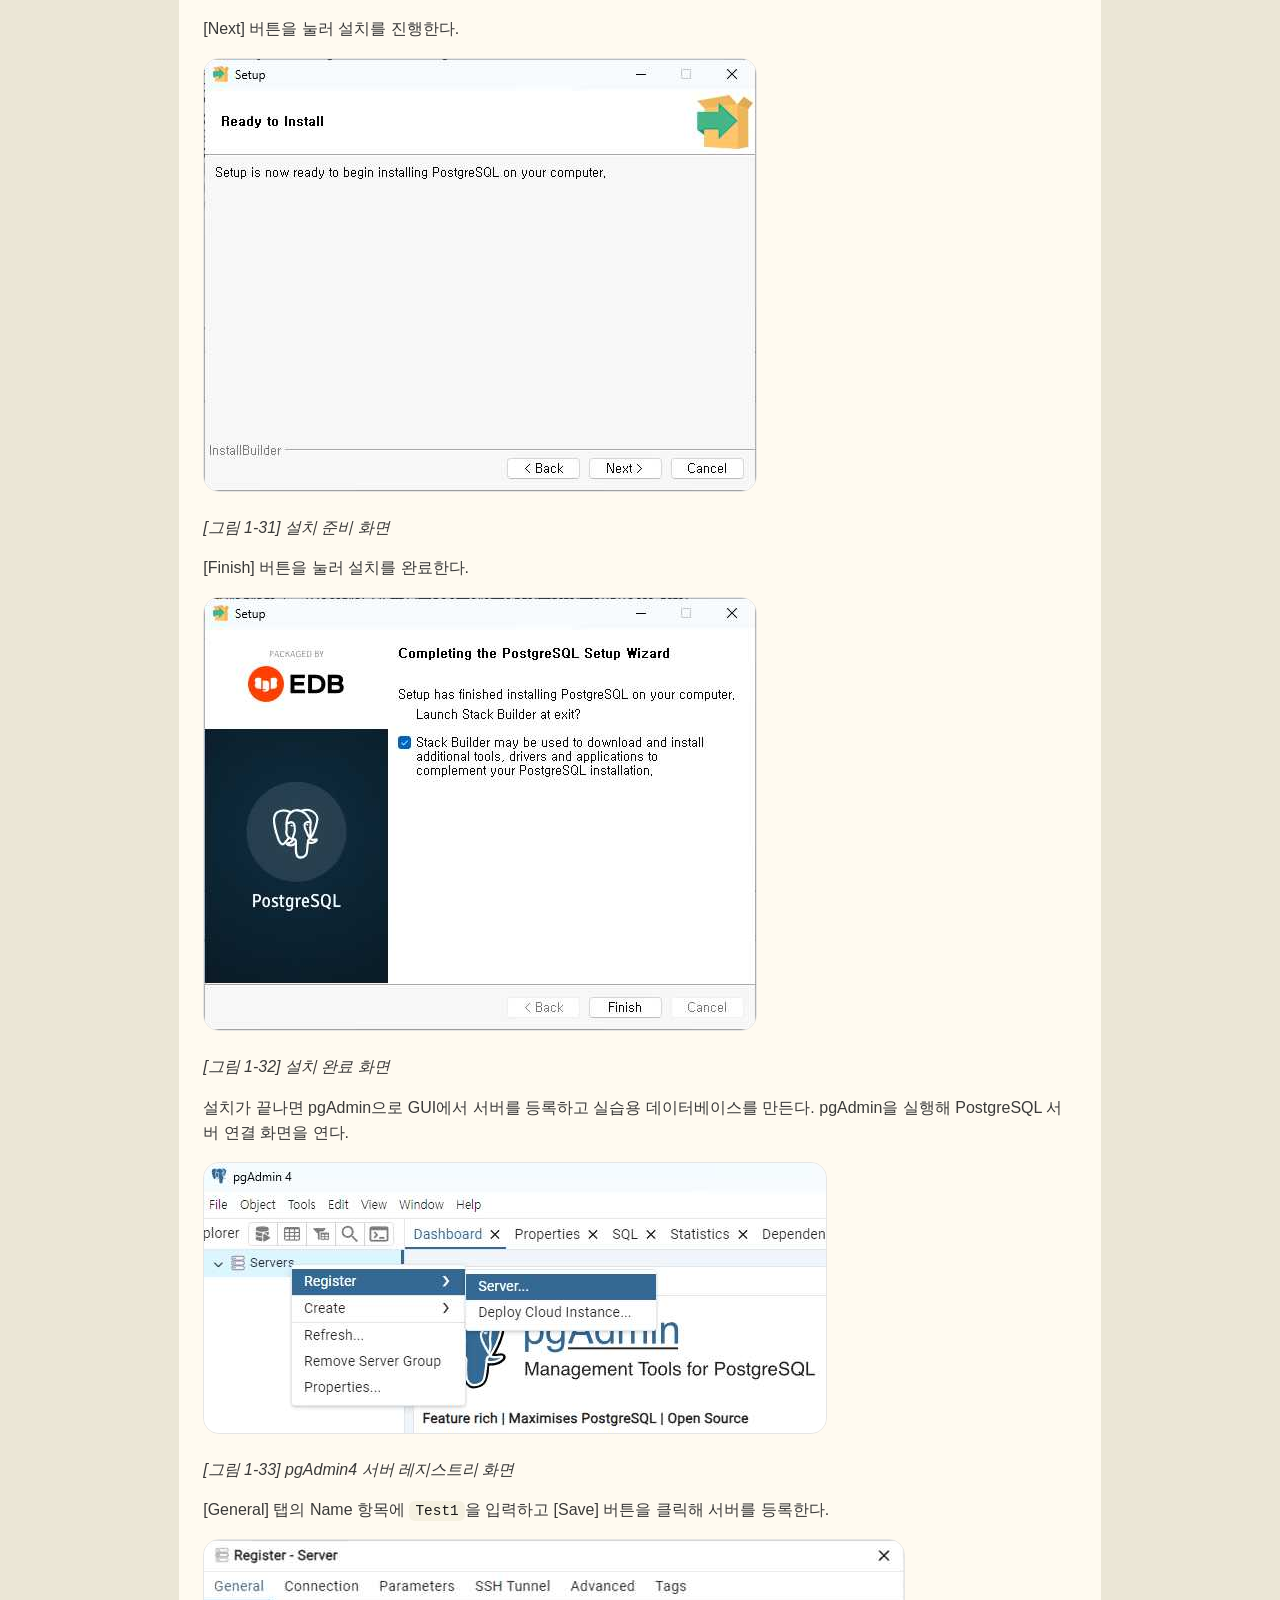
<file: lesson.html>
<!DOCTYPE html>
<html lang="ko">
<head>
<meta charset="UTF-8">
<meta name="viewport" content="width=device-width, initial-scale=1.0">
<title>머신러닝 딥러닝</title>
<meta name="description" content="마크다운 원본을 불러와 표시하는 웹 교안">
<link rel="stylesheet" href="css/style.css">
</head>
<body>

<nav class="top-nav">
  <a class="top-nav__brand" href="index.html">
    <span class="top-nav__dot"></span>
    <span id="brandLabel">머신러닝 딥러닝</span>
    <span class="top-nav__doc-title" id="navDocTitle"></span>
  </a>
  <div class="top-nav__actions">
    <span class="top-nav__org">(주)KD 아카데미 | 훈련교사 김명철 · AI 특화 인재양성 과정</span>
  </div>
</nav>

<div id="app">
  <div class="state-screen" id="loadingScreen">
    <div class="spinner"></div>
    <h2>교안을 불러오는 중입니다</h2>
    <p>마크다운 원본 파일을 읽어오고 있습니다.</p>
  </div>
</div>

<button class="scroll-top" id="scrollTopBtn" type="button" aria-label="맨 위로">↑</button>

<script src="js/vendor-marked.min.js"></script>
<script src="js/vendor-dompurify.min.js"></script>
<script src="js/app.js"></script>
</body>
</html>
</file>
<file: css/style.css>
:root{
    --color-canvas:#fffaf0;
    --color-surface-soft:#faf5e8;
    --color-surface-card:#f5f0e0;
    --color-surface-strong:#ebe6d6;
    --color-ink:#0a0a0a;
    --color-body:#3a3a3a;
    --color-body-strong:#1a1a1a;
    --color-muted:#6a6a6a;
    --color-muted-soft:#9a9a9a;
    --color-hairline:#e5e5e5;
    --color-hairline-soft:#f0f0f0;
    --color-primary:#0a0a0a;
    --color-primary-active:#1f1f1f;
    --color-on-primary:#ffffff;
    --color-pink:#ff4d8b;
    --color-teal:#1a3a3a;
    --color-lavender:#b8a4ed;
    --color-peach:#ffb084;
    --color-ochre:#e8b94a;
    --color-mint:#a4d4c5;
    --color-coral:#ff6b5a;
    --color-dark:#0a1a1a;
    --color-dark-elevated:#1a2a2a;

    --radius-xs:6px;
    --radius-sm:8px;
    --radius-md:12px;
    --radius-lg:16px;
    --radius-xl:24px;
    --radius-pill:9999px;

    --space-xxs:4px;
    --space-xs:8px;
    --space-sm:12px;
    --space-md:16px;
    --space-lg:24px;
    --space-xl:32px;
    --space-xxl:48px;
    --space-section:96px;

    --font-display:"Inter",-apple-system,BlinkMacSystemFont,"Segoe UI",Roboto,sans-serif;
    --font-body:"Inter",-apple-system,BlinkMacSystemFont,"Segoe UI",Roboto,sans-serif;
    --font-mono:"SFMono-Regular",Consolas,"Liberation Mono",Menlo,monospace;
  }

  *{box-sizing:border-box;}
  html{scroll-behavior:smooth;}
  body{
    margin:0;
    background:var(--color-surface-strong);
    color:var(--color-body);
    font-family:var(--font-body);
    font-size:16px;
    line-height:1.55;
    -webkit-font-smoothing:antialiased;
  }
  img{max-width:100%;display:block;}
  a{color:inherit;}

  /* ---------- top nav ---------- */
  .top-nav{
    position:sticky;
    top:0;
    z-index:40;
    height:64px;
    display:flex;
    align-items:center;
    justify-content:space-between;
    padding:0 var(--space-lg);
    background:rgba(255,250,240,0.92);
    backdrop-filter:saturate(180%) blur(8px);
    border-bottom:1px solid var(--color-hairline);
  }
  .top-nav__brand{
    display:flex;
    align-items:center;
    gap:var(--space-sm);
    font-family:var(--font-display);
    font-weight:600;
    font-size:14px;
    color:var(--color-ink);
    white-space:nowrap;
    overflow:hidden;
    text-overflow:ellipsis;
    text-decoration:none;
  }
  a.top-nav__brand:hover{opacity:0.75;}
  .top-nav__dot{
    width:8px;height:8px;border-radius:var(--radius-pill);
    background:var(--color-pink);
    flex:none;
  }
  .top-nav__doc-title{
    font-weight:500;
    color:var(--color-muted);
    font-size:13px;
    max-width:40vw;
    overflow:hidden;
    text-overflow:ellipsis;
    white-space:nowrap;
  }
  .top-nav__actions{display:flex;align-items:center;gap:var(--space-md);}
  .top-nav__org{
    font-size:13px;
    font-weight:500;
    color:var(--color-muted);
    white-space:nowrap;
    overflow:hidden;
    text-overflow:ellipsis;
    max-width:52vw;
  }

  .btn{
    font-family:var(--font-body);
    font-size:14px;
    font-weight:600;
    line-height:1;
    border-radius:var(--radius-md);
    border:none;
    cursor:pointer;
    padding:10px 16px;
    display:inline-flex;
    align-items:center;
    gap:6px;
  }
  .btn-primary{background:var(--color-primary);color:var(--color-on-primary);}
  .btn-primary:hover{background:var(--color-primary-active);}
  .btn-secondary{background:var(--color-canvas);color:var(--color-ink);border:1px solid var(--color-hairline);}
  .btn-secondary:hover{border-color:var(--color-ink);}
  .btn-icon{padding:10px;border-radius:var(--radius-pill);}

  .hero__meta{display:flex;flex-wrap:wrap;gap:var(--space-xs);}
  .badge-pill{
    display:inline-flex;
    align-items:center;
    background:var(--color-surface-card);
    color:var(--color-ink);
    font-size:13px;
    font-weight:500;
    padding:4px 12px;
    border-radius:var(--radius-pill);
  }
  .badge-pill.badge-pink{background:var(--color-pink);color:#fff;}
  .badge-pill.badge-teal{background:var(--color-teal);color:#fff;}
  .badge-pill.badge-ochre{background:var(--color-ochre);color:var(--color-ink);}

  /* ---------- home / lesson index page ---------- */
  .home-hero{
    max-width:640px;
    margin:0 0 var(--space-xxl);
  }
  .home-hero__title{
    font-family:var(--font-display);
    font-weight:500;
    font-size:36px;
    letter-spacing:-0.5px;
    line-height:1.25;
    color:var(--color-ink);
    margin:var(--space-md) 0 var(--space-sm);
  }
  .home-hero__desc{
    color:var(--color-muted);
    font-size:15px;
    line-height:1.6;
    margin:0 0 var(--space-md);
  }
  .home-hero__count{
    font-size:13px;
    font-weight:600;
    color:var(--color-muted-soft);
    letter-spacing:.02em;
  }

  /* repeating "제N절" card: shaded header (eyebrow + title + file caption)
     on top of a white body listing every heading as a numbered 2-column
     grid — one card per lessons.json entry, mirroring the reference
     curriculum-index card layout while keeping the site's own colorset. */
  .home-grid{
    display:flex;
    flex-direction:column;
    gap:var(--space-lg);
  }
  .course-block{
    border:1px solid var(--color-hairline);
    border-radius:var(--radius-lg);
    overflow:hidden;
    background:var(--color-canvas);
  }
  .course-block__head{
    background:var(--color-surface-card);
    border-bottom:1px solid var(--color-hairline);
    padding:var(--space-lg);
  }
  .course-block__eyebrow{
    font-size:12px;
    font-weight:700;
    color:var(--color-pink);
    letter-spacing:.04em;
    margin-bottom:6px;
  }
  .course-block__title{
    font-family:var(--font-display);
    font-weight:600;
    font-size:24px;
    letter-spacing:-0.3px;
    margin:0;
  }
  .course-block__title a{
    color:var(--color-ink);
    text-decoration:none;
  }
  .course-block__title a:hover{color:var(--color-pink);}
  .course-block__file{
    font-family:var(--font-body);
    font-size:14px;
    color:var(--color-muted);
    margin:6px 0 0;
  }
  .course-block__empty{
    color:var(--color-muted);
    font-size:14px;
    padding:var(--space-lg);
    margin:0;
  }
  .course-block__list{
    display:grid;
    grid-template-columns:1fr 1fr;
    column-gap:var(--space-xl);
    list-style:none;
    margin:0;
    padding:var(--space-sm) var(--space-lg) var(--space-md);
  }
  .course-block__item a{
    display:flex;
    align-items:baseline;
    gap:10px;
    color:var(--color-body);
    font-size:15px;
    text-decoration:none;
    padding:10px 0;
    border-bottom:1px solid var(--color-hairline-soft);
  }
  .course-block__item a:hover{color:var(--color-ink);}
  .course-block__item a:hover .course-block__num{color:var(--color-pink);}
  .course-block__num{
    flex:none;
    font-family:var(--font-display);
    font-weight:700;
    font-size:14px;
    color:var(--color-pink);
    min-width:24px;
  }
  .course-block__item--sub a{color:var(--color-muted);}
  .course-block__item--sub .course-block__num{color:var(--color-muted-soft);}

  /* ---------- layout ---------- */
  /* .layout owns the centered reading column (width + background) so the
     lighter canvas tone covers the whole column top-to-bottom — including
     the gaps above/below the toc bar and doc — while body's darker tone
     shows only in the true left/right margins outside the column. */
  .layout{
    width:72%;
    max-width:2000px;
    margin:0 auto;
    background:var(--color-canvas);
    padding:var(--space-xxl) var(--space-lg) var(--space-section);
  }

  /* ---------- top toc bar ---------- */
  .toc-bar{
    margin:0 auto var(--space-xxl);
    background:var(--color-canvas);
    border:1px solid var(--color-hairline);
    border-radius:var(--radius-xl);
    padding:var(--space-lg);
    box-shadow:0 1px 2px rgba(10,10,10,0.04);
  }
  .toc-bar__label{
    font-family:var(--font-display);
    font-weight:600;
    font-size:15px;
    color:var(--color-ink);
    margin-bottom:var(--space-md);
  }
  .toc-bar__pills{
    display:flex;
    flex-wrap:wrap;
    gap:var(--space-xs);
  }
  .toc-pill{
    display:inline-flex;
    align-items:center;
    padding:8px 14px;
    border-radius:var(--radius-pill);
    border:1px solid var(--color-hairline);
    background:var(--color-canvas);
    color:var(--color-body);
    font-size:12px;
    font-weight:500;
    line-height:1.3;
    text-decoration:none;
    white-space:nowrap;
  }
  .toc-pill:hover{border-color:var(--color-ink);color:var(--color-ink);}
  .toc-pill.is-active{
    background:var(--color-primary);
    border-color:var(--color-primary);
    color:var(--color-on-primary);
    font-weight:600;
  }
  .toc-pill--sub{
    padding:7px 12px;
    background:var(--color-surface-card);
    border-color:var(--color-surface-card);
    color:var(--color-muted);
    font-size:11px;
  }
  .toc-pill--sub:hover{border-color:var(--color-ink);color:var(--color-ink);}
  .toc-pill--sub.is-active{
    background:var(--color-primary);
    border-color:var(--color-primary);
    color:var(--color-on-primary);
  }

  /* ---------- content ---------- */
  .content-card{
    background:var(--color-canvas);
    min-width:0;
  }
  .doc{margin:0 auto;}

  .doc h2{
    font-family:var(--font-display);
    font-weight:500;
    font-size:28px;
    letter-spacing:-0.5px;
    line-height:1.25;
    color:var(--color-ink);
    margin:var(--space-xxl) 0 var(--space-md);
    display:flex;
    align-items:center;
    gap:var(--space-sm);
    scroll-margin-top:88px;
  }
  .doc > h2:first-child{margin-top:0;}
  .doc h2 .h2-badge{
    flex:none;
    width:34px;height:34px;
    border-radius:var(--radius-pill);
    background:var(--color-primary);
    color:var(--color-on-primary);
    font-size:15px;
    font-weight:600;
    display:flex;align-items:center;justify-content:center;
    letter-spacing:0;
  }
  .doc h3{
    font-family:var(--font-display);
    font-weight:600;
    font-size:19px;
    letter-spacing:-0.2px;
    color:var(--color-ink);
    margin:var(--space-xl) 0 var(--space-sm);
    scroll-margin-top:88px;
  }
  .doc h4{
    font-size:16px;
    font-weight:600;
    color:var(--color-ink);
    margin:var(--space-lg) 0 var(--space-xs);
  }
  .doc p{margin:0 0 var(--space-md);color:var(--color-body);}
  .doc ul,.doc ol{margin:0 0 var(--space-md);padding-left:1.3em;color:var(--color-body);}
  .doc li{margin-bottom:6px;}
  .doc li > p{margin-bottom:6px;}
  .doc strong{color:var(--color-body-strong);font-weight:600;}
  .doc hr{border:none;border-top:1px solid var(--color-hairline);margin:var(--space-xl) 0;}
  .doc a{color:var(--color-ink);text-decoration:underline;text-underline-offset:2px;}

  .doc img{
    border-radius:var(--radius-lg);
    border:1px solid var(--color-hairline);
    margin:var(--space-sm) 0 var(--space-lg);
  }

  /* label lines: 예제 코드 / 실행 결과 / 코드분석 */
  .doc p.label-line{
    display:inline-flex;
    align-items:center;
    gap:8px;
    background:transparent;
    margin-bottom:var(--space-xs);
  }
  .doc .label-badge{
    display:inline-flex;
    align-items:center;
    background:var(--color-ink);
    color:#fff;
    font-size:12px;
    font-weight:600;
    letter-spacing:0.4px;
    padding:3px 10px;
    border-radius:var(--radius-pill);
  }
  .doc p.label-line.label-result .label-badge{background:var(--color-ochre);color:var(--color-ink);}

  /* 코드분석 토글 (details/summary) — 예제 코드 배지와 동일한 디자인 */
  .doc details{
    margin:0 0 var(--space-md);
    border:1px solid var(--color-hairline);
    border-radius:var(--radius-md);
    background:var(--color-surface-soft);
    padding:var(--space-xs) var(--space-sm);
  }
  .doc details[open]{padding-bottom:var(--space-sm);}
  .doc details summary{
    list-style:none;
    cursor:pointer;
    display:inline-flex;
    align-items:center;
    padding:var(--space-xxs) 0;
  }
  .doc details summary::-webkit-details-marker{display:none;}
  .doc details summary::marker{content:"";}
  .doc details summary::before{
    content:"\25B6";
    display:inline-block;
    margin-right:8px;
    font-size:10px;
    color:var(--color-muted);
    transition:transform 0.15s ease;
  }
  .doc details[open] summary::before{transform:rotate(90deg);}
  .doc details summary:hover .label-badge{background:var(--color-primary-active);}
  .doc details[open] summary{margin-bottom:var(--space-sm);}
  .doc details pre{margin-bottom:0;}

  /* callouts (blockquote) */
  .doc blockquote{
    margin:var(--space-md) 0 var(--space-lg);
    padding:var(--space-md) var(--space-lg);
    border-radius:var(--radius-lg);
    background:var(--color-surface-card);
    border-left:4px solid var(--color-lavender);
    color:var(--color-body-strong);
  }
  .doc blockquote p{margin:0;color:inherit;font-size:15px;}
  .doc blockquote.callout-1{border-left-color:var(--color-lavender);}
  .doc blockquote.callout-2{border-left-color:var(--color-peach);}
  .doc blockquote.callout-0{border-left-color:var(--color-ochre);}

  /* tables */
  .doc .table-wrap{
    overflow-x:auto;
    border:1px solid var(--color-hairline);
    border-radius:var(--radius-lg);
    margin:0 0 var(--space-lg);
  }
  .doc table{border-collapse:collapse;width:100%;font-size:14px;}
  .doc thead th{
    background:var(--color-surface-card);
    color:var(--color-body-strong);
    font-weight:600;
    text-align:left;
    padding:10px 14px;
    border-bottom:1px solid var(--color-hairline);
    white-space:nowrap;
  }
  .doc tbody td{
    padding:10px 14px;
    border-bottom:1px solid var(--color-hairline-soft);
    color:var(--color-body);
    vertical-align:top;
  }
  .doc tbody tr:last-child td{border-bottom:none;}
  .doc tbody tr:nth-child(even){background:rgba(0,0,0,0.015);}

  /* code */
  .doc .code-block{
    position:relative;
    background:var(--color-teal);
    border-radius:var(--radius-lg);
    margin:0 0 var(--space-lg);
    overflow:hidden;
  }
  .doc .code-block__bar{
    display:flex;
    align-items:center;
    justify-content:space-between;
    padding:8px 16px;
    background:rgba(255,255,255,0.06);
  }
  .doc .code-block__lang{
    font-family:var(--font-mono);
    font-size:12px;
    font-weight:600;
    letter-spacing:0.5px;
    color:var(--color-mint);
    text-transform:uppercase;
  }
  .doc .code-copy{
    background:transparent;
    border:1px solid rgba(255,255,255,0.25);
    color:#fff;
    font-size:12px;
    font-weight:500;
    border-radius:var(--radius-sm);
    padding:4px 10px;
    cursor:pointer;
  }
  .doc .code-copy:hover{background:rgba(255,255,255,0.12);}
  .doc pre{
    margin:0;
    padding:var(--space-md) var(--space-lg);
    overflow-x:auto;
  }
  .doc pre code{
    font-family:var(--font-mono);
    font-size:13.5px;
    line-height:1.6;
    color:#f2f0e8;
    background:transparent;
  }
  .doc :not(pre) > code{
    background:var(--color-surface-card);
    color:var(--color-body-strong);
    padding:2px 6px;
    border-radius:var(--radius-xs);
    font-family:var(--font-mono);
    font-size:0.9em;
  }
  /* minimal token colors for python */
  .tok-kw{color:var(--color-coral);}
  .tok-str{color:var(--color-ochre);}
  .tok-com{color:var(--color-muted-soft);}
  .tok-num{color:var(--color-peach);}
  .tok-fn{color:var(--color-mint);}

  /* ---------- prev/next section pager ---------- */
  .lesson-pager{
    display:flex;
    gap:var(--space-md);
    margin-top:var(--space-xxl);
  }
  .lesson-pager__link{
    flex:1 1 0;
    min-width:0;
    display:flex;
    flex-direction:column;
    gap:4px;
    padding:var(--space-md) var(--space-lg);
    border:1px solid var(--color-hairline);
    border-radius:var(--radius-lg);
    text-decoration:none;
    background:var(--color-canvas);
    transition:border-color .15s ease;
  }
  .lesson-pager__next{align-items:flex-end;text-align:right;}
  .lesson-pager__link:hover{border-color:var(--color-ink);}
  .lesson-pager__link--disabled{
    background:var(--color-surface-soft);
    cursor:default;
  }
  .lesson-pager__link--disabled:hover{border-color:var(--color-hairline);}
  .lesson-pager__dir{
    font-size:12px;
    font-weight:600;
    color:var(--color-muted);
    letter-spacing:.02em;
  }
  .lesson-pager__label{
    font-family:var(--font-display);
    font-weight:500;
    font-size:15px;
    color:var(--color-ink);
    overflow:hidden;
    text-overflow:ellipsis;
    white-space:nowrap;
    max-width:100%;
  }
  .lesson-pager__link--disabled .lesson-pager__dir,
  .lesson-pager__link--disabled .lesson-pager__label{color:var(--color-muted-soft);}

  /* footer */
  .site-footer{
    background:var(--color-surface-soft);
    color:var(--color-body);
    padding:var(--space-xxl) var(--space-lg);
    text-align:center;
    font-size:14px;
  }
  .site-footer .note{color:var(--color-muted-soft);font-size:13px;margin-top:var(--space-xs);}

  /* scroll top */
  .scroll-top{
    position:fixed;
    right:var(--space-lg);
    bottom:var(--space-lg);
    z-index:30;
    width:44px;height:44px;
    border-radius:var(--radius-pill);
    background:var(--color-primary);
    color:#fff;
    border:none;
    cursor:pointer;
    display:none;
    align-items:center;justify-content:center;
    font-size:18px;
    box-shadow:0 8px 24px rgba(10,10,10,0.18);
  }
  .scroll-top.is-visible{display:flex;}

  /* state screens */
  .state-screen{
    max-width:520px;
    margin:120px auto;
    text-align:center;
    padding:0 var(--space-lg);
  }
  .state-screen h2{font-family:var(--font-display);font-weight:500;font-size:24px;color:var(--color-ink);margin-bottom:var(--space-sm);}
  .state-screen p{color:var(--color-muted);line-height:1.6;}
  .state-screen code{background:var(--color-surface-card);padding:2px 8px;border-radius:var(--radius-xs);}
  .spinner{
    width:28px;height:28px;
    border-radius:50%;
    border:3px solid var(--color-hairline);
    border-top-color:var(--color-ink);
    margin:0 auto var(--space-md);
    animation:spin 0.8s linear infinite;
  }
  @keyframes spin{to{transform:rotate(360deg);}}

  /* responsive */
  @media (max-width:960px){
    .layout{width:100%;max-width:100%;}
    .toc-bar{padding:var(--space-md);}
    .toc-pill{padding:7px 12px;font-size:11px;}
    .home-hero__title{font-size:28px;}
    .course-block__title{font-size:20px;}
    .course-block__list{grid-template-columns:1fr;}
  }

  @media (max-width:600px){
    .top-nav__org{display:none;}
    .lesson-pager{flex-direction:column;}
    .lesson-pager__next{align-items:flex-start;text-align:left;}
  }

  @media print{
    .top-nav,.toc-bar,.scroll-top,.lesson-pager{display:none !important;}
    body{background:#fff;}
  }
</file>
